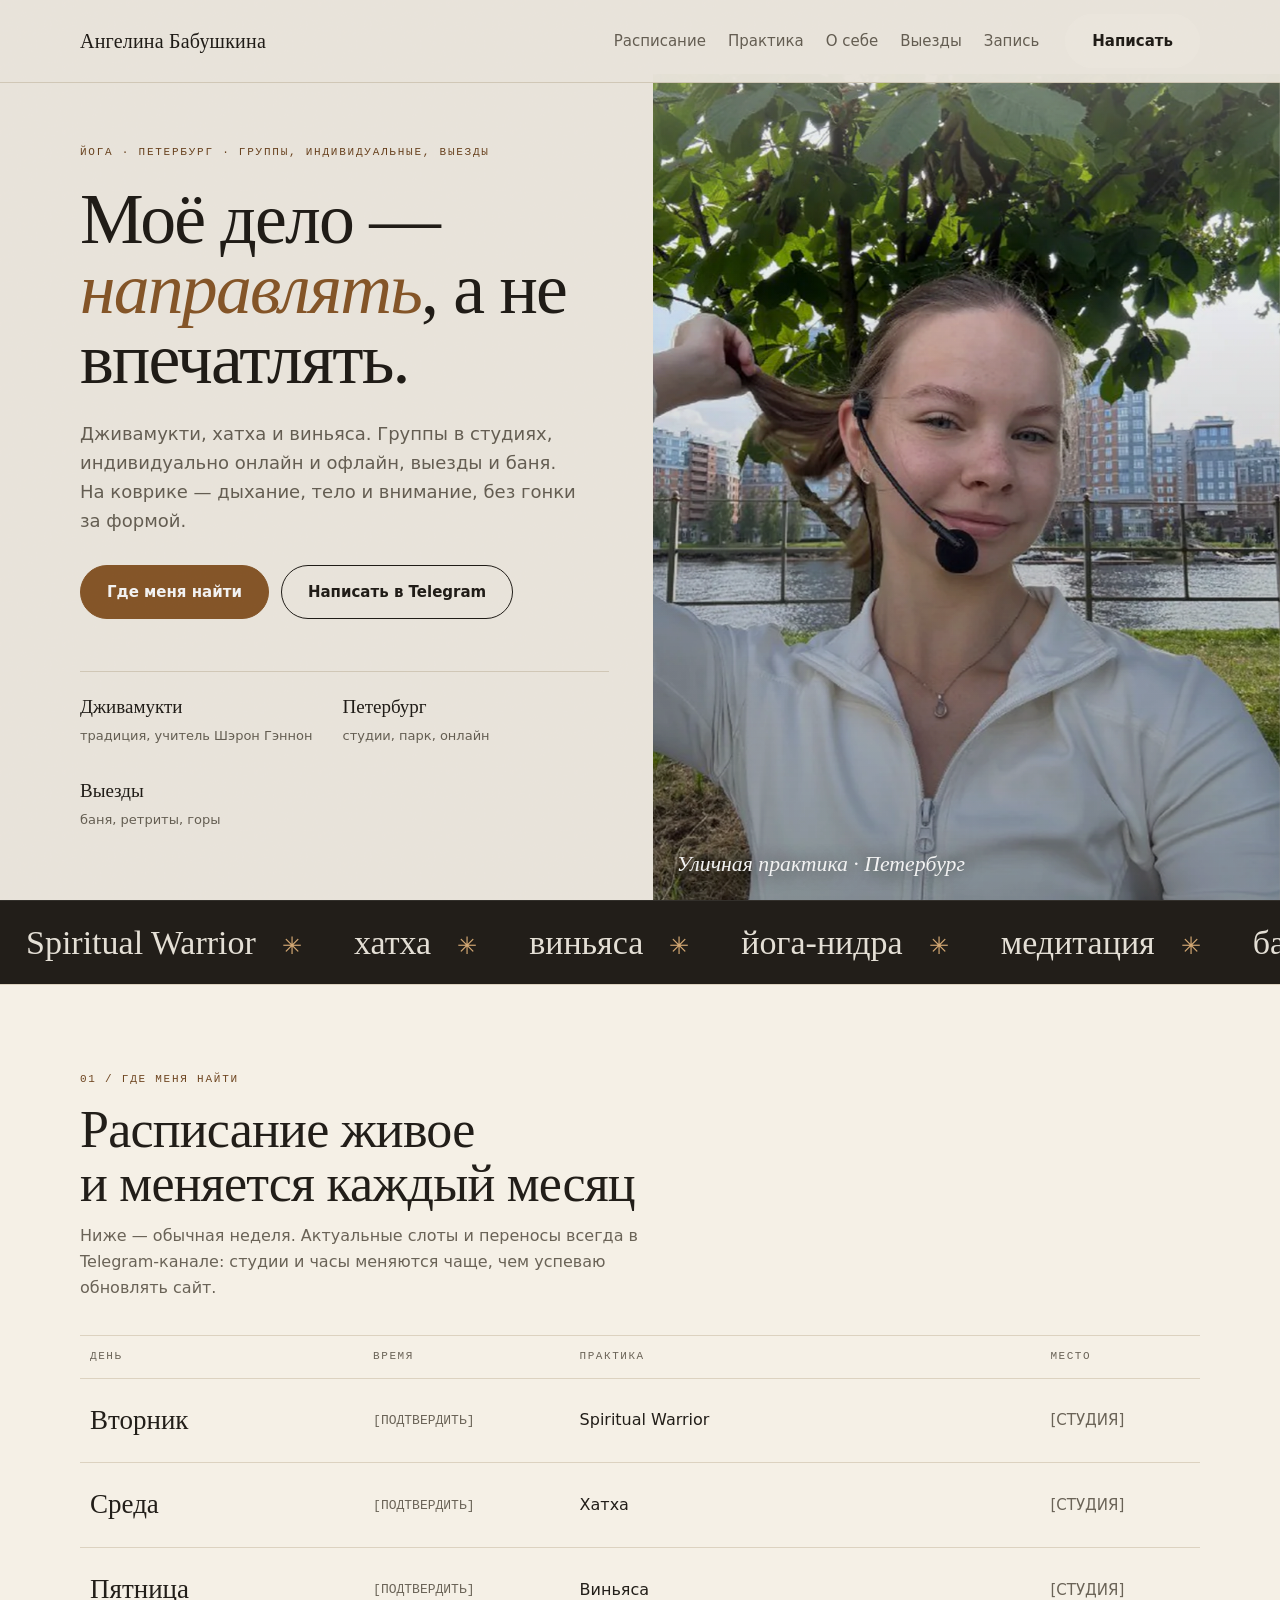
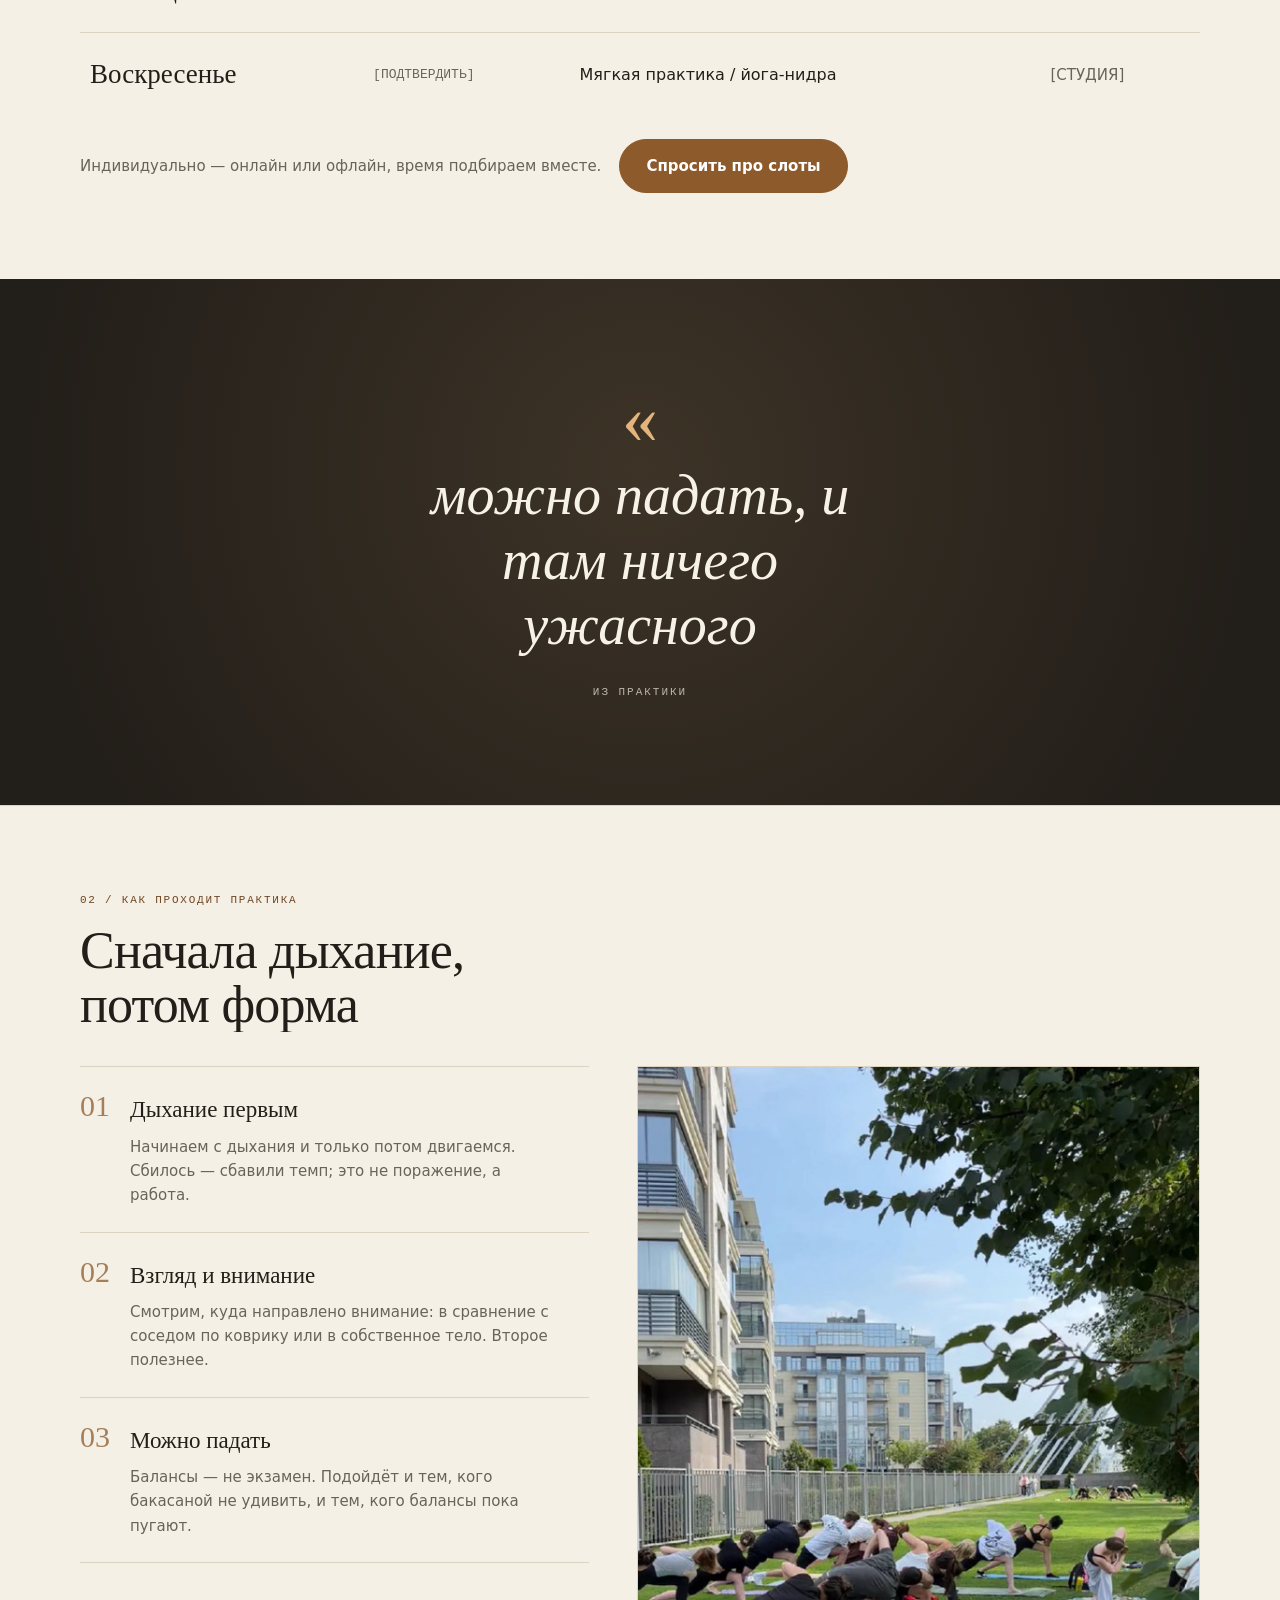
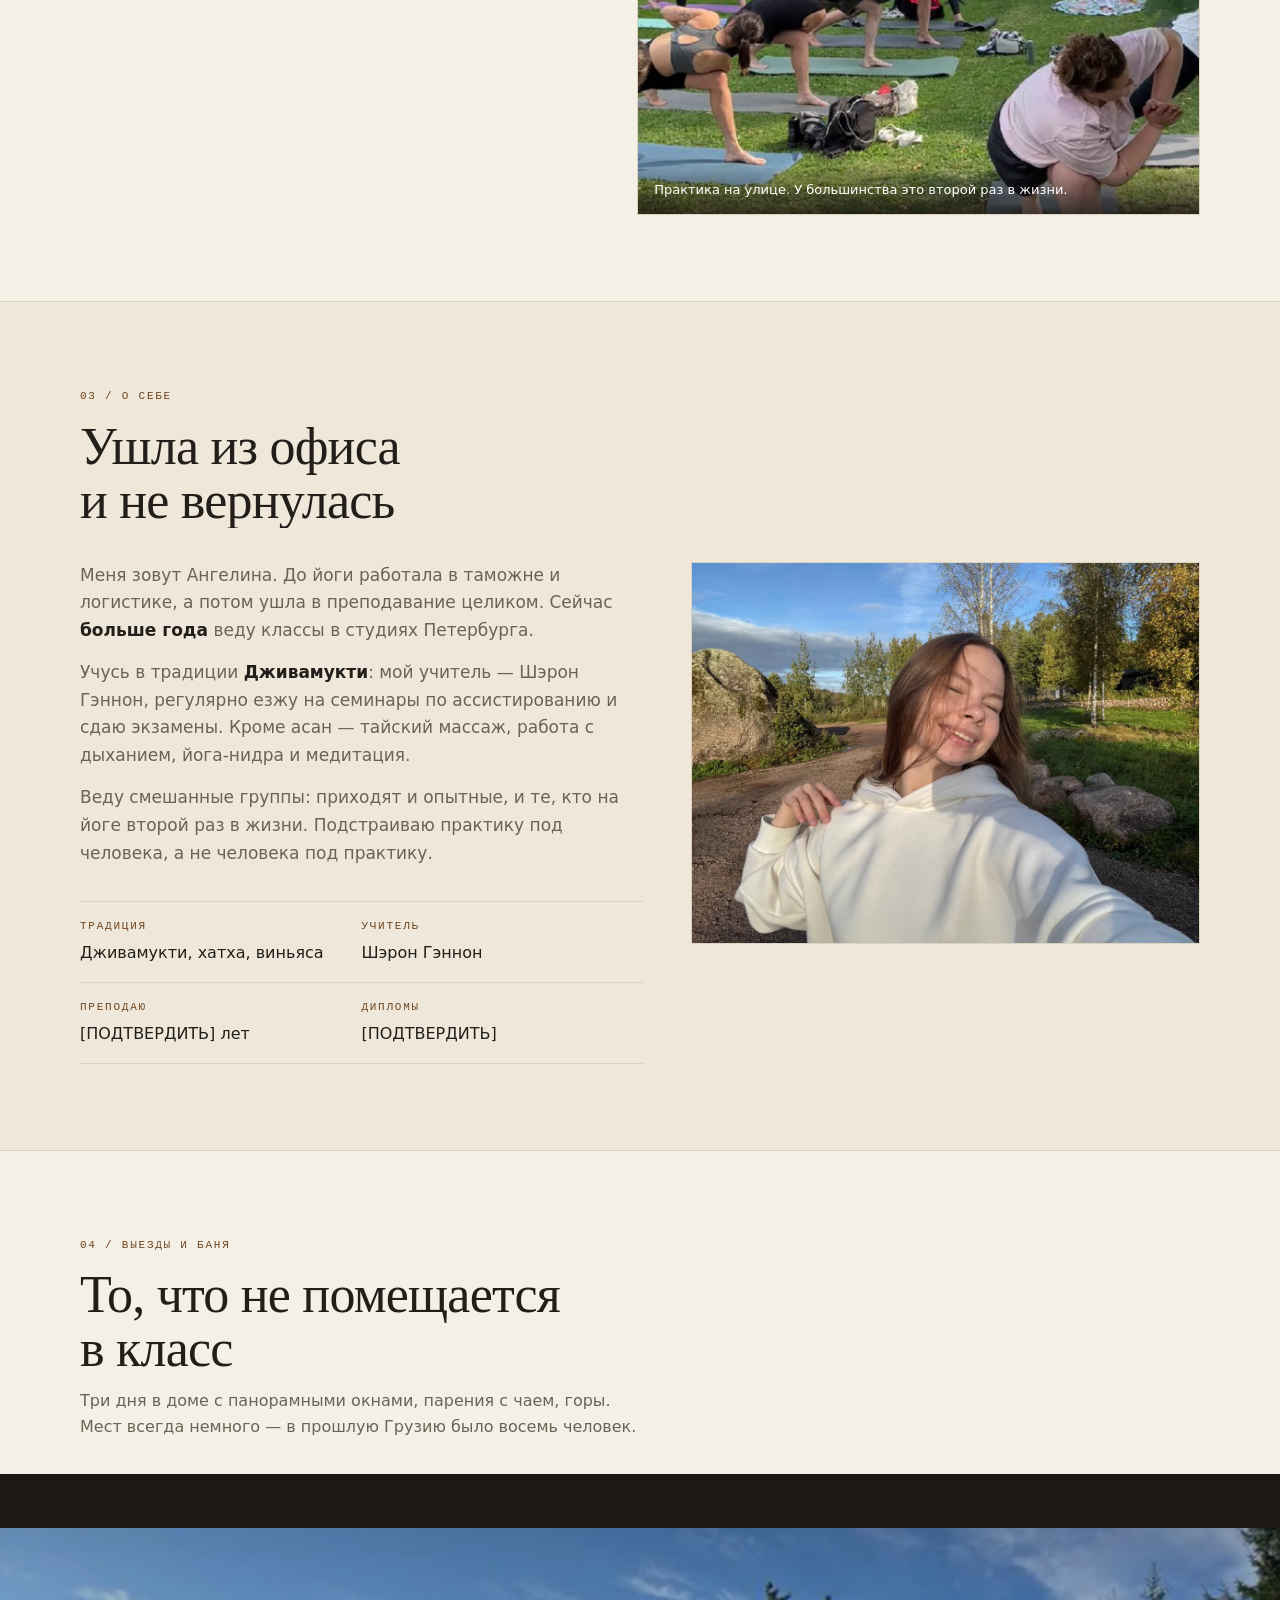
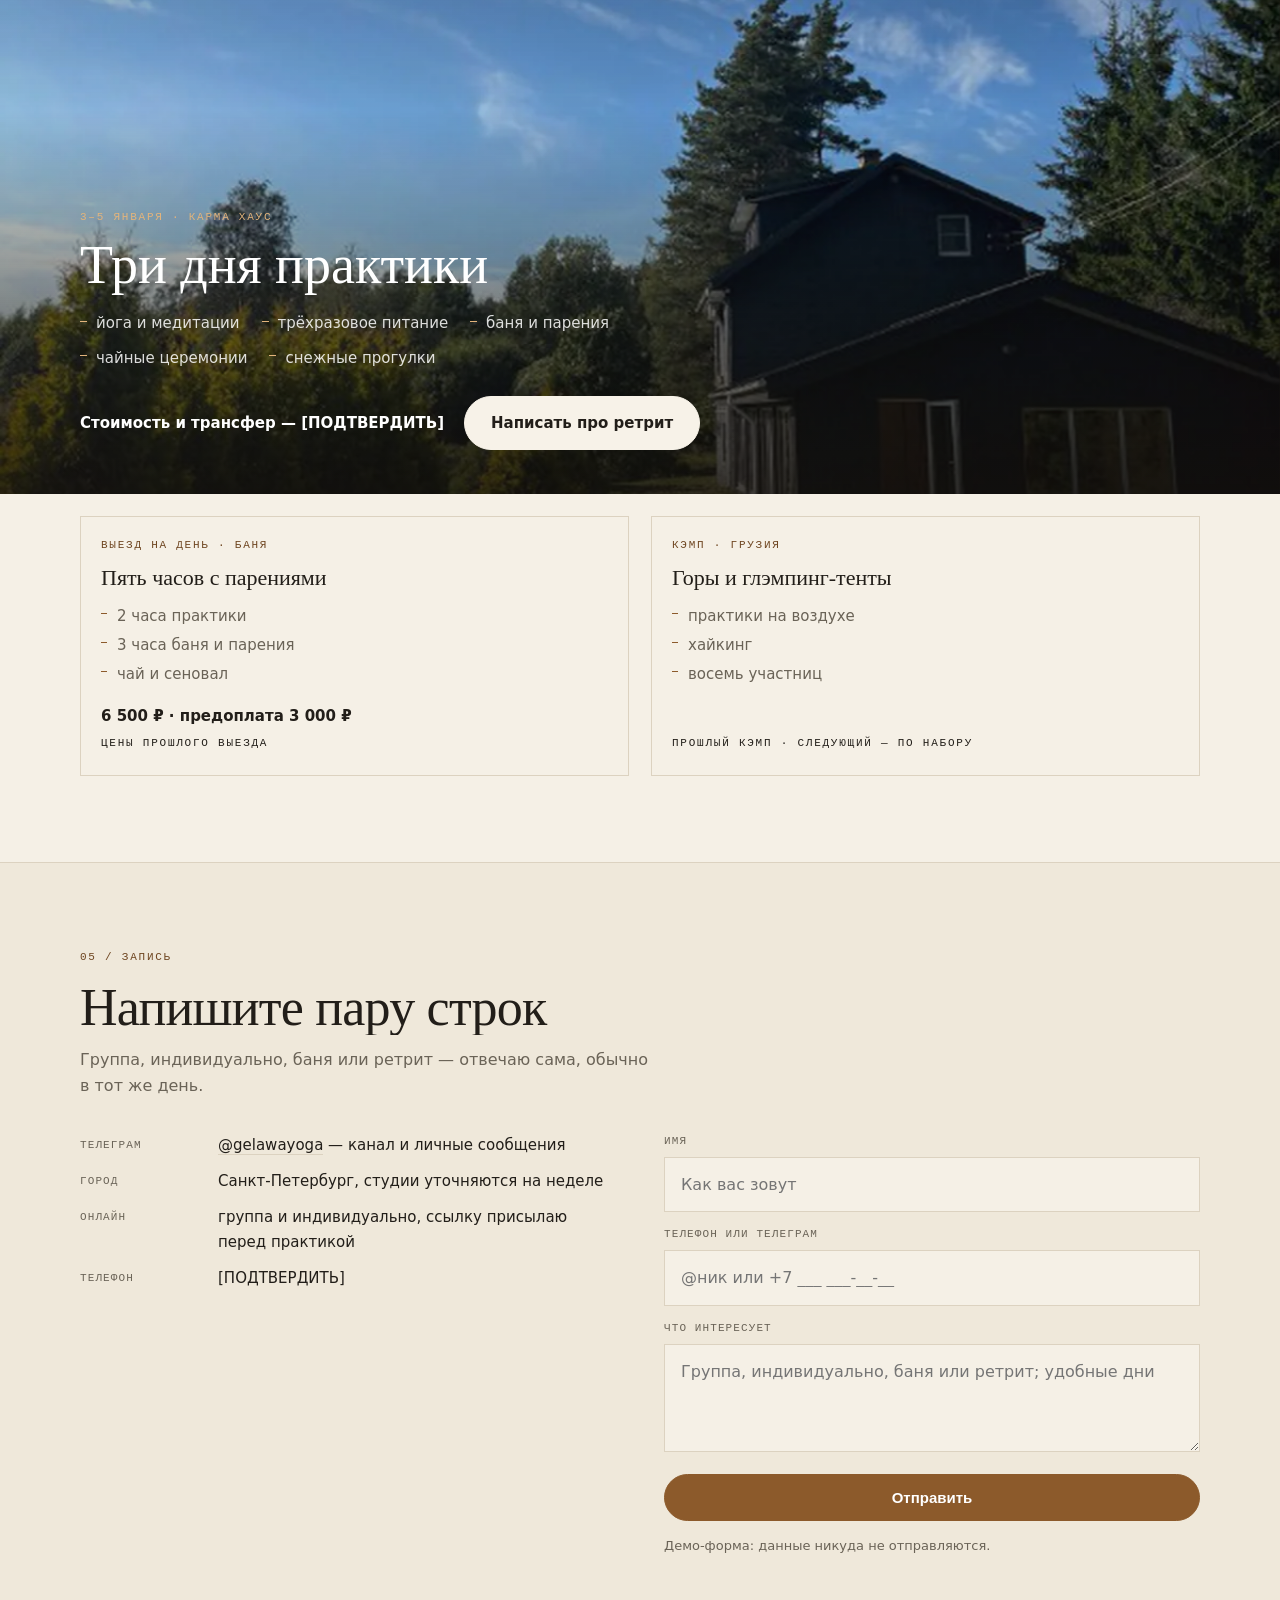
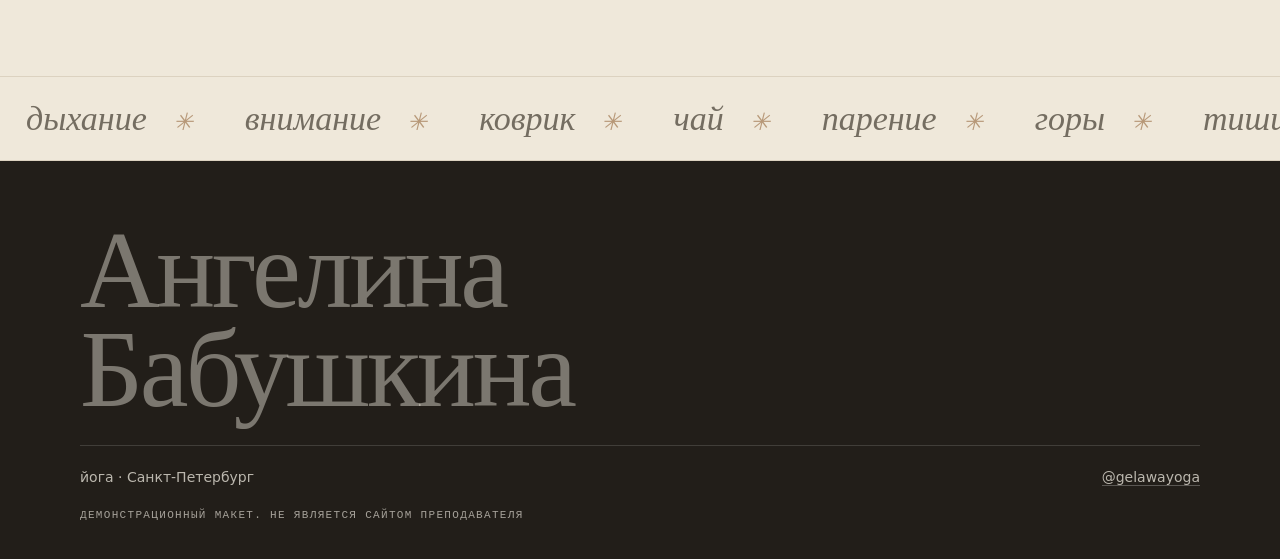
<file: index.html>
<!DOCTYPE html>
<html lang="ru">
<head>
<meta charset="utf-8">
<meta name="viewport" content="width=device-width, initial-scale=1">
<title>Ангелина Бабушкина — йога в Петербурге</title>
<meta name="robots" content="noindex,nofollow">
<meta name="description" content="Дживамукти, хатха и виньяса в Петербурге: группы в студиях, индивидуальные занятия онлайн и офлайн, выезды, баня и ретриты. Расписание и запись.">
<link rel="preload" as="image" href="assets/hero.webp" type="image/webp" fetchpriority="high">
<link rel="icon" href="data:image/svg+xml,%3Csvg xmlns='http://www.w3.org/2000/svg' viewBox='0 0 32 32'%3E%3Crect width='32' height='32' fill='%23221E19'/%3E%3Cpath d='M6 22c6-8 14-8 20 0' stroke='%23D69A5E' stroke-width='2' fill='none'/%3E%3C/svg%3E">
<script>document.documentElement.className += ' js';</script>
<style>
:root{
  --paper:#F5F0E6;
  --paper-2:#EFE8DA;
  --ink:#221E19;
  --ink-2:#2E2822;
  --muted:#6A6357;
  --line:#DCD2C0;
  --accent:#8C5A2B;
  --accent-ink:#6E4520;
  --light:#F7F2E8;
  --gold:#E3B47C;
  --serif:"Georgia","Times New Roman",serif;
  --sans:system-ui,-apple-system,"Segoe UI",Roboto,Arial,sans-serif;
  --mono:ui-monospace,Consolas,monospace;
}
*{box-sizing:border-box;margin:0;padding:0}
html{scroll-behavior:smooth;-webkit-text-size-adjust:100%}
body{background:var(--paper);color:var(--ink);font-family:var(--sans);font-size:17px;line-height:1.62;overflow-x:hidden}
a{color:inherit;text-decoration:none}
img{display:block;max-width:100%}
.wrap{width:min(1120px,100% - 44px);margin:0 auto}
.mono{font-family:var(--mono);font-size:11px;letter-spacing:.16em;text-transform:uppercase}

/* зерно */
body::after{content:"";position:fixed;inset:0;pointer-events:none;z-index:60;opacity:.05;background-image:url("assets/noise.png");background-size:64px 64px}

/* шапка */
.head{position:fixed;top:0;left:0;right:0;z-index:50;background:rgba(245,240,230,.97);border-bottom:1px solid var(--line);transition:padding .35s ease;padding:14px 0}
.head-in{display:flex;align-items:center;gap:26px}
.brand{font-family:var(--serif);font-size:20px;color:var(--ink);letter-spacing:.01em}
.nav{display:flex;gap:22px;margin-left:auto}
.nav a{font-size:15px;color:var(--muted);padding:3px 0;border-bottom:1px solid transparent;transition:color .2s ease,border-color .2s ease}
.nav a:hover{color:var(--ink);border-bottom-color:var(--accent)}
.btn{display:inline-flex;align-items:center;justify-content:center;gap:8px;background:var(--accent);color:#fff;padding:14px 26px;border-radius:999px;font-weight:600;font-size:15px;border:1px solid var(--accent);transition:background .2s ease,transform .2s ease,color .2s ease}
.btn:hover{background:var(--accent-ink);border-color:var(--accent-ink);transform:translateY(-1px)}
.btn-light{background:var(--light);border-color:var(--light);color:var(--ink)}
.btn-light:hover{background:#fff;color:var(--ink);border-color:#fff}
.btn-ghost{background:transparent;color:var(--ink);border-color:var(--ink)}
.btn-ghost:hover{background:var(--ink);color:var(--light);border-color:var(--ink)}
.head.solid{padding:10px 0}

/* первый экран */
.hero{position:relative;min-height:100vh;min-height:100svh;display:grid;grid-template-columns:1.02fr .98fr;align-items:stretch;background:var(--paper);padding-top:74px}
.hero-copy{display:flex;flex-direction:column;justify-content:center;padding:56px 44px 56px max(22px,calc((100vw - 1120px)/2))}
.hero-eyebrow{color:var(--accent-ink);margin-bottom:22px}
.hero h1{font-family:var(--serif);font-size:clamp(38px,5.6vw,80px);line-height:.98;letter-spacing:-.025em;font-weight:400;max-width:14ch}
.hero h1 em{font-style:italic;color:var(--accent)}
.hero-lede{margin-top:24px;max-width:44ch;font-size:18px;color:var(--muted)}
.hero-actions{display:flex;gap:12px;flex-wrap:wrap;margin-top:30px}
.hero-facts{display:flex;gap:30px;flex-wrap:wrap;margin-top:52px;padding-top:20px;border-top:1px solid var(--line)}
.hero-facts div{color:var(--muted);font-size:13px}
.hero-facts b{display:block;color:var(--ink);font-family:var(--serif);font-size:19px;font-weight:400;margin-bottom:2px}
.hero-photo{position:relative;overflow:hidden;background:var(--paper-2);min-height:420px}
.hero-photo img{position:absolute;inset:-6% 0;width:100%;height:112%;object-fit:cover;object-position:50% 22%;transform:scale(1.03);animation:heroZoom 16s ease-out forwards;will-change:transform}
@keyframes heroZoom{to{transform:scale(1)}}
.hero-photo::after{content:"";position:absolute;inset:0;background:linear-gradient(180deg,rgba(245,240,230,.35) 0%,rgba(245,240,230,0) 22%,rgba(28,24,19,.35) 100%)}
.hero-quote{position:absolute;left:24px;right:24px;bottom:22px;z-index:2;color:#fff;font-family:var(--serif);font-style:italic;font-size:clamp(17px,1.7vw,22px);line-height:1.3;text-shadow:0 1px 18px rgba(20,16,12,.6)}
.cue{position:absolute;left:max(22px,calc((100vw - 1120px)/2));bottom:18px;z-index:2;color:var(--muted);font-size:11px;letter-spacing:.2em;text-transform:uppercase;display:none}

/* бегущая строка */
.marquee{background:var(--ink);color:var(--paper);overflow:hidden;border-top:1px solid rgba(255,255,255,.08)}
.marquee div{display:flex;gap:0;width:max-content;animation:slide 38s linear infinite}
.marquee span{font-family:var(--serif);font-size:clamp(22px,3vw,34px);padding:14px 26px;white-space:nowrap;opacity:.92}
.marquee span::after{content:"✳";margin-left:26px;color:var(--gold);font-size:.7em;vertical-align:middle}
@keyframes slide{to{transform:translateX(-50%)}}
.marquee-rev{background:var(--paper-2);border-top:1px solid var(--line);border-bottom:1px solid var(--line)}
.marquee-rev span{color:var(--muted);font-style:italic}
.marquee-rev span::after{color:var(--accent);opacity:.6}
.marquee-rev div{animation:slideRev 46s linear infinite}
@keyframes slideRev{from{transform:translateX(-50%)}to{transform:translateX(0)}}

/* секции */
.section{padding:86px 0;border-top:1px solid var(--line)}
.section.alt{background:var(--paper-2)}
.sec-head{margin-bottom:34px}
.kicker{color:var(--accent-ink);margin-bottom:14px}
h2{font-family:var(--serif);font-size:clamp(30px,4.2vw,52px);line-height:1.04;font-weight:400;letter-spacing:-.015em}
.sec-note{margin-top:12px;color:var(--muted);font-size:16px;max-width:56ch}

/* расписание */
.sched{width:100%;border-collapse:collapse}
.sched tr{border-top:1px solid var(--line);transition:background .2s ease}
.sched tr:hover{background:rgba(140,90,43,.05)}
.sched th{font-family:var(--mono);font-size:11px;letter-spacing:.14em;text-transform:uppercase;color:var(--muted);font-weight:400;text-align:left;padding:12px 10px}
.sched td{text-align:left;padding:20px 10px;vertical-align:middle}
.sched td.day{font-family:var(--serif);font-size:clamp(20px,2.2vw,27px)}
.sched td.time{font-family:var(--mono);font-size:13px;color:var(--muted)}
.sched td.place{font-size:15px;color:var(--muted)}
.sched td.type{font-size:16px}
.sched-foot{margin-top:22px;display:flex;gap:18px;flex-wrap:wrap;align-items:center;color:var(--muted);font-size:15px}

/* цитата */
.quote-block{padding:104px 0;background:var(--ink);color:var(--light);text-align:center;border-top:0;position:relative;overflow:hidden}
.quote-block::before{content:"";position:absolute;inset:-20%;background:radial-gradient(circle at 50% 40%,rgba(227,180,124,.14),transparent 62%);pointer-events:none}
.quote-block p{font-family:var(--serif);font-style:italic;font-size:clamp(28px,4.6vw,56px);line-height:1.16;max-width:18ch;margin:0 auto;position:relative}
.quote-block .mark{color:var(--gold);font-family:var(--serif);font-size:clamp(40px,6vw,72px);line-height:1;display:block;margin-bottom:8px;position:relative;transform:scale(.8);opacity:0;transition:transform 1s cubic-bezier(.2,.7,.2,1),opacity 1s ease}
.quote-block.in .mark{transform:none;opacity:1}
.quote-block .w{display:inline-block;opacity:0;transform:translateY(.35em);transition:opacity .7s ease,transform .7s cubic-bezier(.2,.7,.2,1)}
.quote-block.in .w{opacity:1;transform:none}
.quote-block small{display:block;margin-top:26px;font-family:var(--mono);font-size:11px;letter-spacing:.18em;text-transform:uppercase;color:rgba(247,242,232,.7);position:relative}

/* полоса с фото */
.band{position:relative;min-height:620px;display:flex;align-items:flex-end;overflow:hidden;background:var(--ink);color:#fff;margin-left:calc(50% - 50vw);margin-right:calc(50% - 50vw);width:100vw}
.band img{position:absolute;inset:-8% 0;width:100%;height:116%;object-fit:cover;object-position:50% 62%;will-change:transform}
.band::after{content:"";position:absolute;inset:0;background:linear-gradient(180deg,rgba(20,16,12,.35) 0%,rgba(20,16,12,.15) 38%,rgba(20,16,12,.82) 100%)}
.band-in{position:relative;z-index:2;padding:60px 0 44px;width:100%}
.band .when{color:var(--gold)}
.band h3{font-family:var(--serif);font-size:clamp(30px,4.6vw,54px);font-weight:400;line-height:1.04;margin:10px 0 18px;max-width:16ch}
.band ul{list-style:none;display:flex;gap:10px 22px;flex-wrap:wrap;color:rgba(255,255,255,.85);font-size:15px;max-width:70ch}
.band li{position:relative;padding-left:16px}
.band li::before{content:"";position:absolute;left:0;top:.62em;width:7px;height:1px;background:var(--gold)}
.band-foot{display:flex;gap:20px;flex-wrap:wrap;align-items:center;margin-top:26px;font-size:15px;color:rgba(255,255,255,.85)}
.band-foot .price{font-weight:600;color:#fff}

/* практика */
.practice{display:grid;grid-template-columns:.95fr 1.05fr;gap:48px;align-items:start}
.steps{border-top:1px solid var(--line)}
.step{display:grid;grid-template-columns:auto 1fr;gap:20px;padding:24px 0;border-bottom:1px solid var(--line)}
.step .num{font-family:var(--serif);font-size:30px;line-height:1;color:var(--accent);opacity:.75}
.step h3{font-family:var(--serif);font-size:23px;font-weight:400;margin-bottom:6px}
.step p{color:var(--muted);font-size:15px;max-width:44ch}
.shot{position:relative;overflow:hidden;border:1px solid var(--line)}
.shot img{width:100%;height:100%;object-fit:cover;transition:transform 1.2s ease}
.shot:hover img{transform:scale(1.03)}
.shot figcaption{position:absolute;left:0;right:0;bottom:0;padding:14px 16px;color:#fff;font-size:13px;background:linear-gradient(180deg,transparent,rgba(20,16,12,.75))}

/* о себе */
.about{display:grid;grid-template-columns:1.05fr .95fr;gap:48px;align-items:start}
.about p{color:var(--muted);max-width:52ch}
.about p+p{margin-top:15px}
.about strong{color:var(--ink);font-weight:600}
.about-photo{margin:0;border:1px solid var(--line);overflow:hidden}
.about-photo img{width:100%;height:100%;object-fit:cover}
.facts{display:grid;grid-template-columns:1fr 1fr;gap:0;margin-top:34px;border-top:1px solid var(--line)}
.fact{padding:16px 0;border-bottom:1px solid var(--line)}
.fact:nth-child(odd){padding-right:20px}
.fact dt{color:var(--accent-ink);margin-bottom:4px}
.fact dd{font-size:16px}

/* выезды */
.trips-wrap{margin-bottom:22px}
.trips{display:grid;grid-template-columns:1fr 1fr;gap:22px}
.trip{background:var(--paper);border:1px solid var(--line);display:flex;flex-direction:column;overflow:hidden;transition:transform .35s ease,box-shadow .35s ease}
.trip.featured{grid-column:1 / -1;display:grid;grid-template-columns:1.05fr .95fr}
.trip:hover{transform:translateY(-4px);box-shadow:0 24px 50px -34px rgba(34,30,25,.55)}
.trip-photo{aspect-ratio:4/3;overflow:hidden;border-bottom:1px solid var(--line);background:var(--paper-2)}
.trip.featured .trip-photo{aspect-ratio:auto;border-bottom:0;border-right:1px solid var(--line);min-height:320px}
.trip-photo img{width:100%;height:100%;object-fit:cover;transition:transform 1.4s ease}
.trip:hover .trip-photo img{transform:scale(1.04)}
.trip-body{padding:20px 20px 22px;display:flex;flex-direction:column;flex:1}
.trip .when{color:var(--accent-ink);margin-bottom:10px}
.trip h3{font-family:var(--serif);font-size:22px;font-weight:400;margin-bottom:12px;line-height:1.2}
.trip ul{list-style:none;color:var(--muted);font-size:15px}
.trip li{padding-left:16px;position:relative}
.trip li+li{margin-top:5px}
.trip li::before{content:"";position:absolute;left:0;top:.62em;width:6px;height:1px;background:var(--accent)}
.trip .trip-foot{margin-top:auto;padding-top:18px;font-size:15px}
.trip .price{font-weight:600}

/* запись */
.booking{display:grid;grid-template-columns:1fr 1fr;gap:48px;align-items:start}
.dl{display:grid;grid-template-columns:120px 1fr;gap:12px 18px;font-size:15px}
.dl dt{color:var(--muted);font-family:var(--mono);font-size:11px;letter-spacing:.1em;text-transform:uppercase;padding-top:4px}
.dl a{border-bottom:1px solid var(--line)}
.dl a:hover{border-bottom-color:var(--accent)}
.form{display:grid;gap:14px}
.field label{display:block;font-family:var(--mono);font-size:11px;letter-spacing:.1em;text-transform:uppercase;color:var(--muted);margin-bottom:6px}
.field input,.field textarea{width:100%;padding:14px 16px;border:1px solid var(--line);background:var(--paper);font:inherit;font-size:16px;color:var(--ink);transition:border-color .2s ease}
.field input:focus,.field textarea:focus{outline:2px solid var(--accent);outline-offset:1px;border-color:var(--accent)}
.form-note{color:var(--muted);font-size:13px}
.status{font-size:14px;color:var(--accent-ink);min-height:20px}

/* подвал */
.foot{padding:60px 0 34px;background:var(--ink);color:rgba(247,242,232,.72);border-top:0}
.foot-mark{font-family:var(--serif);font-size:clamp(38px,9vw,110px);line-height:.9;color:rgba(247,242,232,.42);letter-spacing:-.03em;margin-bottom:26px}
.foot-in{display:flex;justify-content:space-between;gap:18px;flex-wrap:wrap;font-size:14px;padding-top:20px;border-top:1px solid rgba(255,255,255,.14)}
.foot a{border-bottom:1px solid rgba(255,255,255,.25)}
.foot a:hover{color:#fff}
.demo{margin-top:18px;font-family:var(--mono);font-size:11px;letter-spacing:.12em;text-transform:uppercase;color:rgba(247,242,232,.62)}

/* появление */
.js .reveal{opacity:0;transform:translateY(26px)}
.js .reveal.in{opacity:1;transform:none;transition:opacity .9s cubic-bezier(.2,.7,.2,1),transform .9s cubic-bezier(.2,.7,.2,1)}
.h-mask{overflow:hidden}
.h-mask > span{display:block;transform:translateY(112%)}
.js .reveal.in .h-mask > span{transform:none;transition:transform 1.05s cubic-bezier(.16,.84,.24,1)}
.js .btn{transition:transform .25s cubic-bezier(.2,.7,.2,1),background .2s ease,color .2s ease,border-color .2s ease}
.reveal.d1{transition-delay:.08s}
.reveal.d2{transition-delay:.16s}
.reveal.d3{transition-delay:.24s}

@media (prefers-reduced-motion:reduce){
  .reveal,.js .reveal{opacity:1;transform:none}
  .hero-photo img{animation:none;transform:none}
  .marquee div{animation:none}
}

@media (max-width:1000px){
  .practice,.about,.booking{grid-template-columns:1fr}
  .hero{grid-template-columns:1fr;min-height:0;padding-top:64px}
  .hero-copy{padding:32px 22px 28px}
  .hero h1{max-width:20ch}
  .hero-facts{margin-top:28px}
  .hero-photo{min-height:74vh;order:-1}
  .hero-photo img{object-position:50% 20%}
  .trip.featured{grid-template-columns:1fr}
  .trip.featured .trip-photo{min-height:0;aspect-ratio:4/3;border-right:0;border-bottom:1px solid var(--line)}
  .nav{display:none}
}
@media (max-width:680px){
  body{font-size:16px}
  .trips{grid-template-columns:1fr}
  .section{padding:56px 0}
  .hero-in{padding:104px 0 36px}
  .hero-lede{font-size:16px}
  .btn{width:100%}
  .hero-actions{flex-direction:column}
  .hero-facts{gap:20px;margin-top:34px}
  .sched td:nth-child(4),.sched th:nth-child(4){display:none}
  .sched td{padding:14px 6px}
  .facts{grid-template-columns:1fr}
  .fact:nth-child(odd){padding-right:0}
  .dl{grid-template-columns:1fr}
  .quote-block{padding:64px 0}
}
</style>
</head>
<body>

<header class="head" id="head">
  <div class="wrap head-in">
    <a class="brand" href="#top">Ангелина Бабушкина</a>
    <nav class="nav" aria-label="Разделы">
      <a href="#schedule">Расписание</a>
      <a href="#practice">Практика</a>
      <a href="#about">О себе</a>
      <a href="#trips">Выезды</a>
      <a href="#booking">Запись</a>
    </nav>
    <a class="btn btn-light" href="#booking">Написать</a>
  </div>
</header>

<main id="top">

  <section class="hero">
    <div class="hero-copy">
      <p class="hero-eyebrow mono">Йога · Петербург · группы, индивидуальные, выезды</p>
      <h1>Моё дело — <em>направлять</em>, а не впечатлять.</h1>
      <p class="hero-lede">Дживамукти, хатха и виньяса. Группы в студиях, индивидуально онлайн и офлайн, выезды и баня. На коврике — дыхание, тело и внимание, без гонки за формой.</p>
      <div class="hero-actions">
        <a class="btn" href="#schedule">Где меня найти</a>
        <a class="btn btn-ghost" href="https://t.me/gelawayoga" rel="noopener">Написать в Telegram</a>
      </div>
      <div class="hero-facts">
        <div><b>Дживамукти</b>традиция, учитель Шэрон Гэннон</div>
        <div><b>Петербург</b>студии, парк, онлайн</div>
        <div><b>Выезды</b>баня, ретриты, горы</div>
      </div>
    </div>
    <figure class="hero-photo">
      <img src="assets/hero.webp" width="900" height="1200" alt="Ангелина на улице с микрофоном — ведёт практику" fetchpriority="high">
      <figcaption class="hero-quote">Уличная практика · Петербург</figcaption>
    </figure>
  </section>

  <div class="marquee" aria-hidden="true">
    <div>
      <span>Spiritual Warrior</span><span>хатха</span><span>виньяса</span><span>йога-нидра</span><span>медитация</span><span>баня</span><span>ретриты</span><span>уличные практики</span>
      <span>Spiritual Warrior</span><span>хатха</span><span>виньяса</span><span>йога-нидра</span><span>медитация</span><span>баня</span><span>ретриты</span><span>уличные практики</span>
    </div>
  </div>

  <section class="section" id="schedule">
    <div class="wrap">
      <div class="sec-head reveal">
        <p class="kicker mono">01 / где меня найти</p>
        <h2>Расписание живое<br>и меняется каждый месяц</h2>
        <p class="sec-note">Ниже — обычная неделя. Актуальные слоты и переносы всегда в Telegram-канале: студии и часы меняются чаще, чем успеваю обновлять сайт.</p>
      </div>
      <table class="sched">
        <thead>
          <tr><th>День</th><th>Время</th><th>Практика</th><th>Место</th></tr>
        </thead>
        <tbody>
          <tr class="reveal"><td class="day">Вторник</td><td class="time">[ПОДТВЕРДИТЬ]</td><td class="type">Spiritual Warrior</td><td class="place">[СТУДИЯ]</td></tr>
          <tr class="reveal"><td class="day">Среда</td><td class="time">[ПОДТВЕРДИТЬ]</td><td class="type">Хатха</td><td class="place">[СТУДИЯ]</td></tr>
          <tr class="reveal"><td class="day">Пятница</td><td class="time">[ПОДТВЕРДИТЬ]</td><td class="type">Виньяса</td><td class="place">[СТУДИЯ]</td></tr>
          <tr class="reveal"><td class="day">Воскресенье</td><td class="time">[ПОДТВЕРДИТЬ]</td><td class="type">Мягкая практика / йога-нидра</td><td class="place">[СТУДИЯ]</td></tr>
        </tbody>
      </table>
      <p class="sched-foot reveal">
        <span>Индивидуально — онлайн или офлайн, время подбираем вместе.</span>
        <a class="btn" href="https://t.me/gelawayoga" rel="noopener">Спросить про слоты</a>
      </p>
    </div>
  </section>

  <section class="quote-block" id="quote">
    <div class="wrap">
      <span class="mark">«</span>
      <p data-split>можно падать, и там ничего ужасного</p>
      <small>из практики</small>
    </div>
  </section>

  <section class="section" id="practice">
    <div class="wrap">
      <div class="sec-head reveal">
        <p class="kicker mono">02 / как проходит практика</p>
        <h2>Сначала дыхание,<br>потом форма</h2>
      </div>
      <div class="practice">
        <div class="steps reveal">
          <div class="step">
            <span class="num">01</span>
            <div><h3>Дыхание первым</h3><p>Начинаем с дыхания и только потом двигаемся. Сбилось — сбавили темп; это не поражение, а работа.</p></div>
          </div>
          <div class="step">
            <span class="num">02</span>
            <div><h3>Взгляд и внимание</h3><p>Смотрим, куда направлено внимание: в сравнение с соседом по коврику или в собственное тело. Второе полезнее.</p></div>
          </div>
          <div class="step">
            <span class="num">03</span>
            <div><h3>Можно падать</h3><p>Балансы — не экзамен. Подойдёт и тем, кого бакасаной не удивить, и тем, кого балансы пока пугают.</p></div>
          </div>
        </div>
        <figure class="shot reveal d1">
          <img src="assets/class.webp" width="1200" height="1597" alt="Групповая практика на траве, лето, много ковриков" loading="lazy" decoding="async">
          <figcaption>Практика на улице. У большинства это второй раз в жизни.</figcaption>
        </figure>
      </div>
    </div>
  </section>

  <section class="section alt" id="about">
    <div class="wrap">
      <div class="sec-head reveal">
        <p class="kicker mono">03 / о себе</p>
        <h2>Ушла из офиса<br>и не вернулась</h2>
      </div>
      <div class="about">
        <div class="reveal">
          <p>Меня зовут Ангелина. До йоги работала в таможне и логистике, а потом ушла в преподавание целиком. Сейчас <strong>больше года</strong> веду классы в студиях Петербурга.</p>
          <p>Учусь в традиции <strong>Дживамукти</strong>: мой учитель — Шэрон Гэннон, регулярно езжу на семинары по ассистированию и сдаю экзамены. Кроме асан — тайский массаж, работа с дыханием, йога-нидра и медитация.</p>
          <p>Веду смешанные группы: приходят и опытные, и те, кто на йоге второй раз в жизни. Подстраиваю практику под человека, а не человека под практику.</p>
          <dl class="facts">
            <div class="fact"><dt class="mono">Традиция</dt><dd>Дживамукти, хатха, виньяса</dd></div>
            <div class="fact"><dt class="mono">Учитель</dt><dd>Шэрон Гэннон</dd></div>
            <div class="fact"><dt class="mono">Преподаю</dt><dd>[ПОДТВЕРДИТЬ] лет</dd></div>
            <div class="fact"><dt class="mono">Дипломы</dt><dd>[ПОДТВЕРДИТЬ]</dd></div>
          </dl>
        </div>
        <figure class="about-photo reveal d1">
          <img src="assets/portrait2.webp" width="1100" height="825" alt="Ангелина на улице в белой толстовке" loading="lazy" decoding="async">
        </figure>
      </div>
    </div>
  </section>

  <section class="section" id="trips">
    <div class="wrap">
      <div class="sec-head reveal">
        <p class="kicker mono">04 / выезды и баня</p>
        <h2>То, что не помещается<br>в класс</h2>
        <p class="sec-note">Три дня в доме с панорамными окнами, парения с чаем, горы. Мест всегда немного — в прошлую Грузию было восемь человек.</p>
      </div>
      <div class="trips-wrap">
        <div class="band reveal">
          <img src="assets/house.webp" width="1200" height="1600" alt="Тёмный дом с панорамными окнами в лесу" loading="lazy" decoding="async" data-parallax="0.12">
          <div class="band-in">
            <div class="wrap">
              <p class="when mono">3–5 января · Карма Хаус</p>
              <h3>Три дня практики</h3>
              <ul>
                <li>йога и медитации</li>
                <li>трёхразовое питание</li>
                <li>баня и парения</li>
                <li>чайные церемонии</li>
                <li>снежные прогулки</li>
              </ul>
              <p class="band-foot">
                <span class="price">Стоимость и трансфер — [ПОДТВЕРДИТЬ]</span>
                <a class="btn btn-light" href="#booking">Написать про ретрит</a>
              </p>
            </div>
          </div>
        </div>
      </div>

      <div class="trips">
        <article class="trip reveal">
          <div class="trip-body">
            <p class="when mono">Выезд на день · баня</p>
            <h3>Пять часов с парениями</h3>
            <ul><li>2 часа практики</li><li>3 часа баня и парения</li><li>чай и сеновал</li></ul>
            <p class="trip-foot"><span class="price">6 500 ₽ · предоплата 3 000 ₽</span><br><span class="mono">цены прошлого выезда</span></p>
          </div>
        </article>
        <article class="trip reveal d1">
          <div class="trip-body">
            <p class="when mono">Кэмп · Грузия</p>
            <h3>Горы и глэмпинг-тенты</h3>
            <ul><li>практики на воздухе</li><li>хайкинг</li><li>восемь участниц</li></ul>
            <p class="trip-foot"><span class="mono">прошлый кэмп · следующий — по набору</span></p>
          </div>
        </article>
      </div>
    </div>
  </section>

  <section class="section alt" id="booking">
    <div class="wrap">
      <div class="sec-head reveal">
        <p class="kicker mono">05 / запись</p>
        <h2>Напишите пару строк</h2>
        <p class="sec-note">Группа, индивидуально, баня или ретрит — отвечаю сама, обычно в тот же день.</p>
      </div>
      <div class="booking">
        <dl class="dl reveal">
          <dt>Телеграм</dt><dd><a href="https://t.me/gelawayoga" rel="noopener">@gelawayoga</a> — канал и личные сообщения</dd>
          <dt>Город</dt><dd>Санкт-Петербург, студии уточняются на неделе</dd>
          <dt>Онлайн</dt><dd>группа и индивидуально, ссылку присылаю перед практикой</dd>
          <dt>Телефон</dt><dd>[ПОДТВЕРДИТЬ]</dd>
        </dl>
        <form class="form reveal d1" id="bookingForm" novalidate>
          <div class="field"><label for="f-name">Имя</label><input id="f-name" name="name" type="text" autocomplete="name" placeholder="Как вас зовут"></div>
          <div class="field"><label for="f-contact">Телефон или телеграм</label><input id="f-contact" name="contact" type="text" autocomplete="tel" placeholder="@ник или +7 ___ ___-__-__"></div>
          <div class="field"><label for="f-what">Что интересует</label><textarea id="f-what" name="what" rows="3" placeholder="Группа, индивидуально, баня или ретрит; удобные дни"></textarea></div>
          <button class="btn" type="submit">Отправить</button>
          <p class="form-note">Демо-форма: данные никуда не отправляются.</p>
          <p class="status" role="status" aria-live="polite"></p>
        </form>
      </div>
    </div>
  </section>
  <div class="marquee marquee-rev" aria-hidden="true">
    <div>
      <span>дыхание</span><span>внимание</span><span>коврик</span><span>чай</span><span>парение</span><span>горы</span><span>тишина</span><span>смех</span>
      <span>дыхание</span><span>внимание</span><span>коврик</span><span>чай</span><span>парение</span><span>горы</span><span>тишина</span><span>смех</span>
    </div>
  </div>
</main>

<footer class="foot">
  <div class="wrap">
    <p class="foot-mark">Ангелина<br>Бабушкина</p>
    <div class="foot-in">
      <span>йога · Санкт-Петербург</span>
      <span><a href="https://t.me/gelawayoga" rel="noopener">@gelawayoga</a></span>
    </div>
    <p class="demo">Демонстрационный макет. Не является сайтом преподавателя</p>
  </div>
</footer>

<script>
(function () {
  var reduce = window.matchMedia && window.matchMedia('(prefers-reduced-motion: reduce)').matches;

  /* шапка */
  var head = document.getElementById('head');
  var onScrollHead = function () {
    head.classList.toggle('solid', window.scrollY > 40);
  };
  onScrollHead();
  window.addEventListener('scroll', onScrollHead, { passive: true });

  /* цитата по словам */
  document.querySelectorAll('[data-split]').forEach(function (el) {
    var words = el.textContent.trim().split(/\s+/);
    el.textContent = '';
    words.forEach(function (w, i) {
      var s = document.createElement('span');
      s.className = 'w';
      s.textContent = w;
      s.style.transitionDelay = (i * 0.055) + 's';
      el.appendChild(s);
      if (i < words.length - 1) el.appendChild(document.createTextNode(' '));
    });
  });

  /* появление */
  var items = document.querySelectorAll('.reveal, .quote-block');
  if ('IntersectionObserver' in window) {
    var io = new IntersectionObserver(function (entries) {
      entries.forEach(function (e) {
        if (e.isIntersecting) { e.target.classList.add('in'); io.unobserve(e.target); }
      });
    }, { rootMargin: '0px 0px -10% 0px', threshold: 0.12 });
    items.forEach(function (el) { io.observe(el); });
  } else {
    items.forEach(function (el) { el.classList.add('in'); });
  }

  /* маска заголовков */
  document.querySelectorAll('.reveal h2').forEach(function (h) {
    h.classList.add('h-mask');
    h.innerHTML = '<span>' + h.innerHTML + '</span>';
  });

  /* магнитные кнопки */
  if (!reduce && window.matchMedia('(hover: hover)').matches) {
    document.querySelectorAll('.btn').forEach(function (b) {
      b.addEventListener('mousemove', function (e) {
        var r = b.getBoundingClientRect();
        var dx = (e.clientX - (r.left + r.width / 2)) / r.width;
        var dy = (e.clientY - (r.top + r.height / 2)) / r.height;
        b.style.transform = 'translate(' + (dx * 6).toFixed(1) + 'px,' + (dy * 4 - 1).toFixed(1) + 'px)';
      });
      b.addEventListener('mouseleave', function () { b.style.transform = ''; });
    });
  }

  /* параллакс фото */
  var px = [].slice.call(document.querySelectorAll('[data-parallax]'));
  if (px.length && !reduce) {
    var ticking = false;
    var apply = function () {
      var vh = window.innerHeight;
      px.forEach(function (el) {
        var r = el.getBoundingClientRect();
        if (r.bottom < -200 || r.top > vh + 200) return;
        var k = parseFloat(el.getAttribute('data-parallax')) || 0.1;
        var shift = (r.top + r.height / 2 - vh / 2) * -k;
        el.style.transform = 'translate3d(0,' + shift.toFixed(1) + 'px,0)';
      });
      ticking = false;
    };
    var request = function () {
      if (!ticking) { ticking = true; window.requestAnimationFrame(apply); }
    };
    apply();
    window.addEventListener('scroll', request, { passive: true });
    window.addEventListener('resize', request);
  }

  /* форма */
  var form = document.getElementById('bookingForm');
  var status = form.querySelector('.status');
  form.addEventListener('submit', function (e) {
    e.preventDefault();
    var name = form.name.value.trim();
    var contact = form.contact.value.trim();
    if (name.length < 2) { status.textContent = 'Напишите имя.'; form.name.focus(); return; }
    if (contact.length < 3) { status.textContent = 'Оставьте телеграм или телефон.'; form.contact.focus(); return; }
    status.textContent = 'Спасибо, ' + name + '. В демо-версии данные не отправляются.';
    form.reset();
  });
})();
</script>
</body>
</html>
</file>
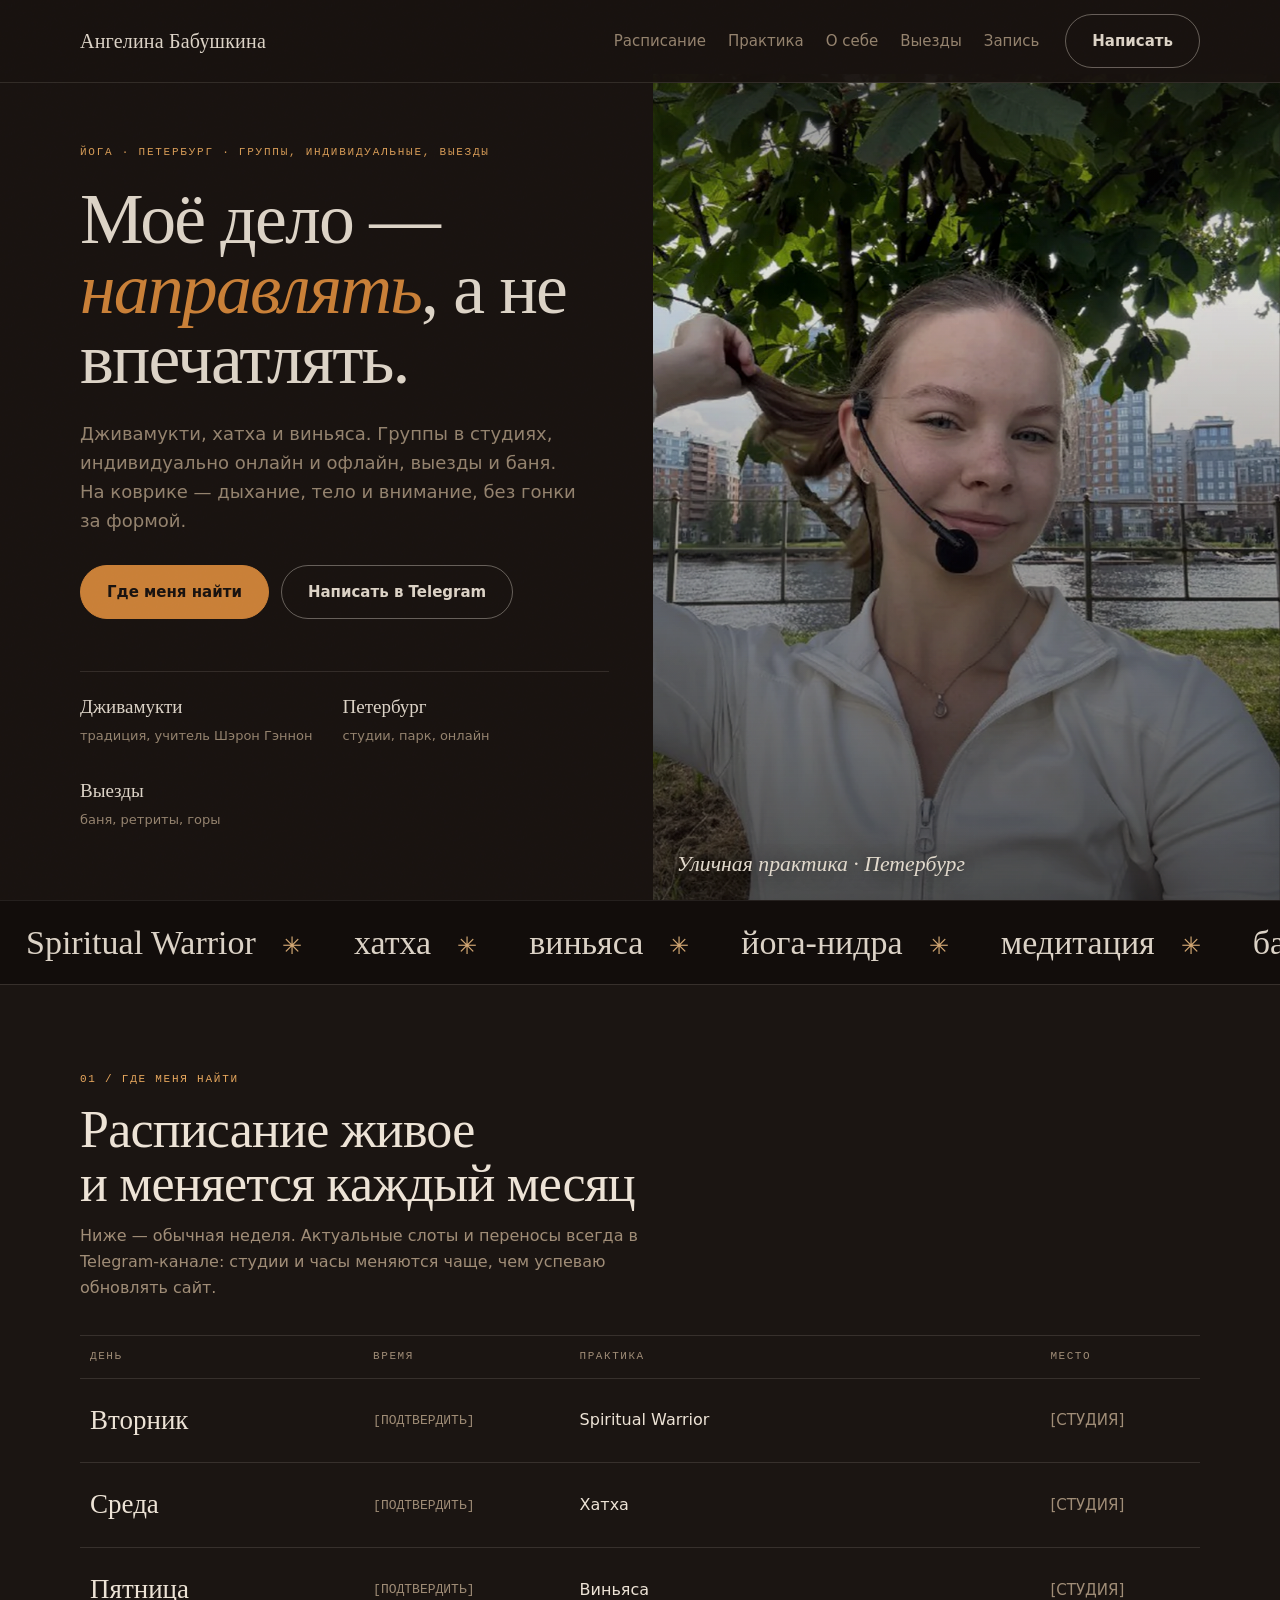
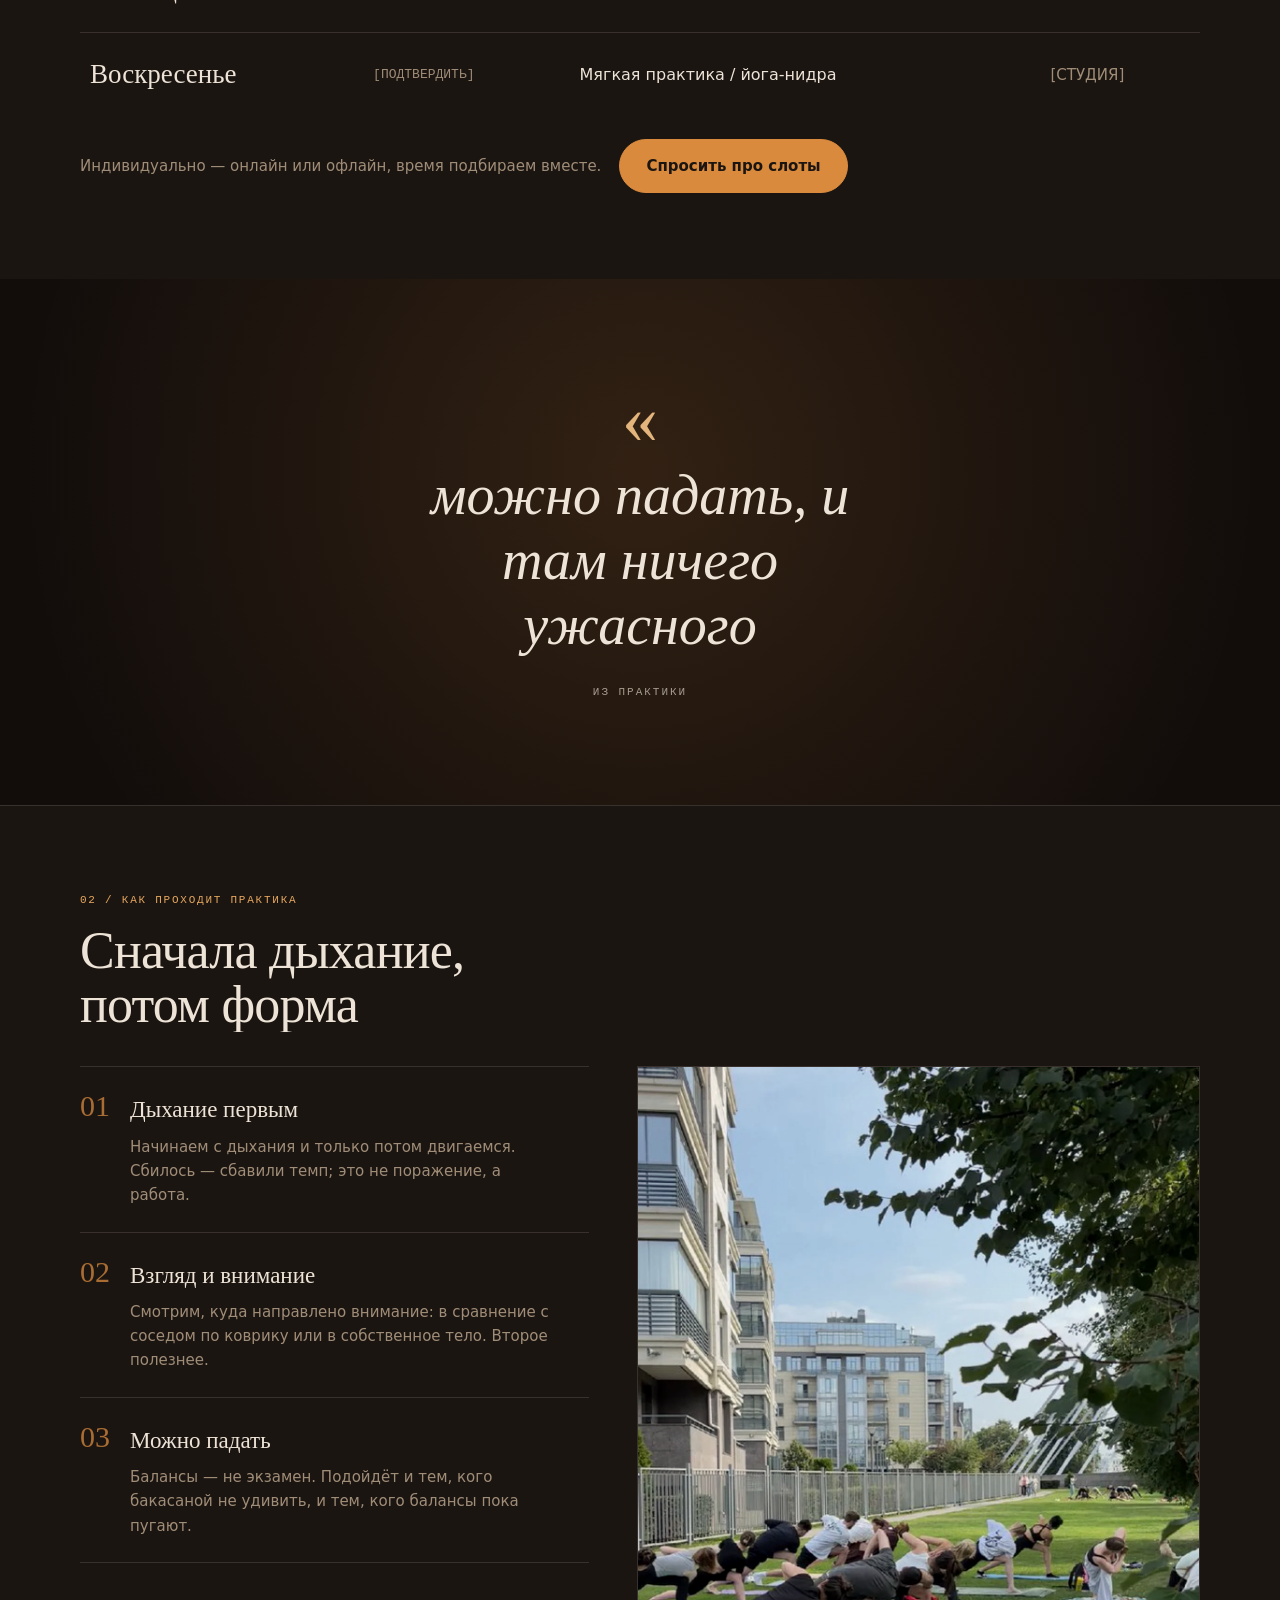
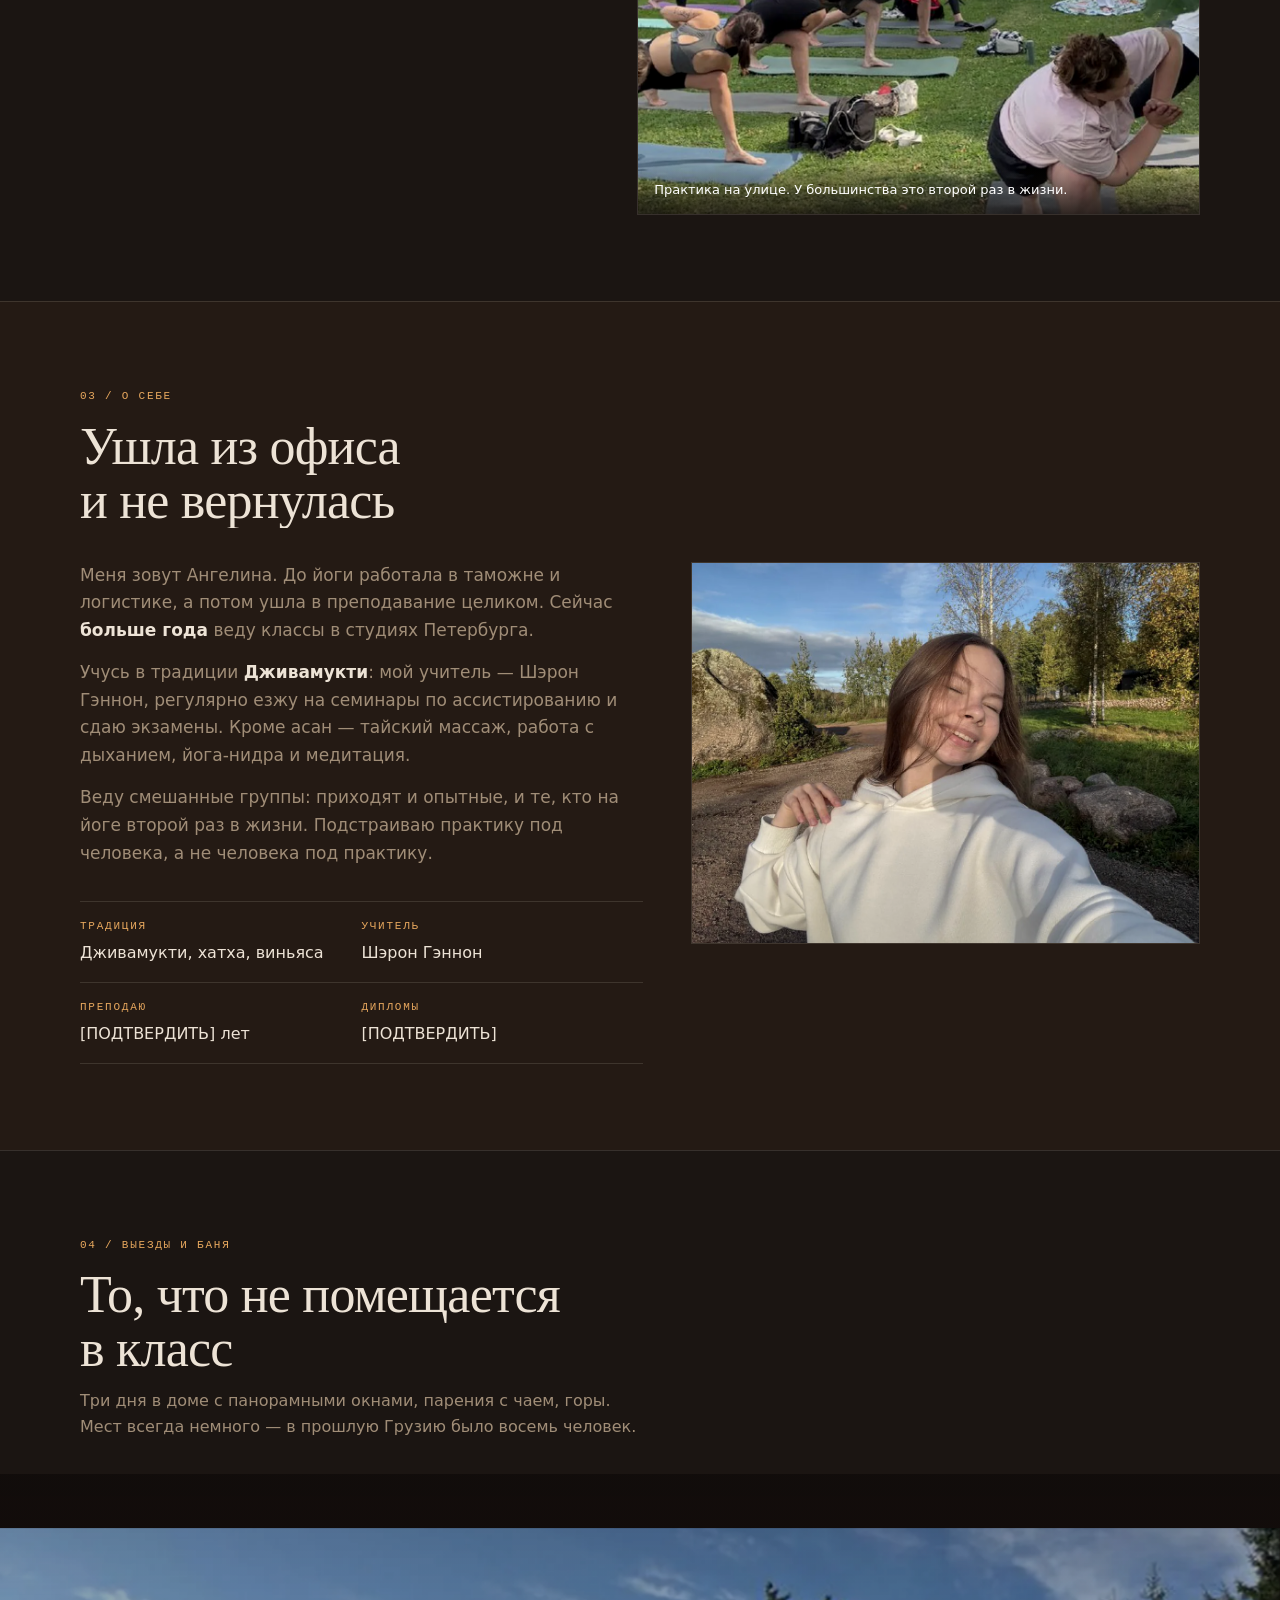
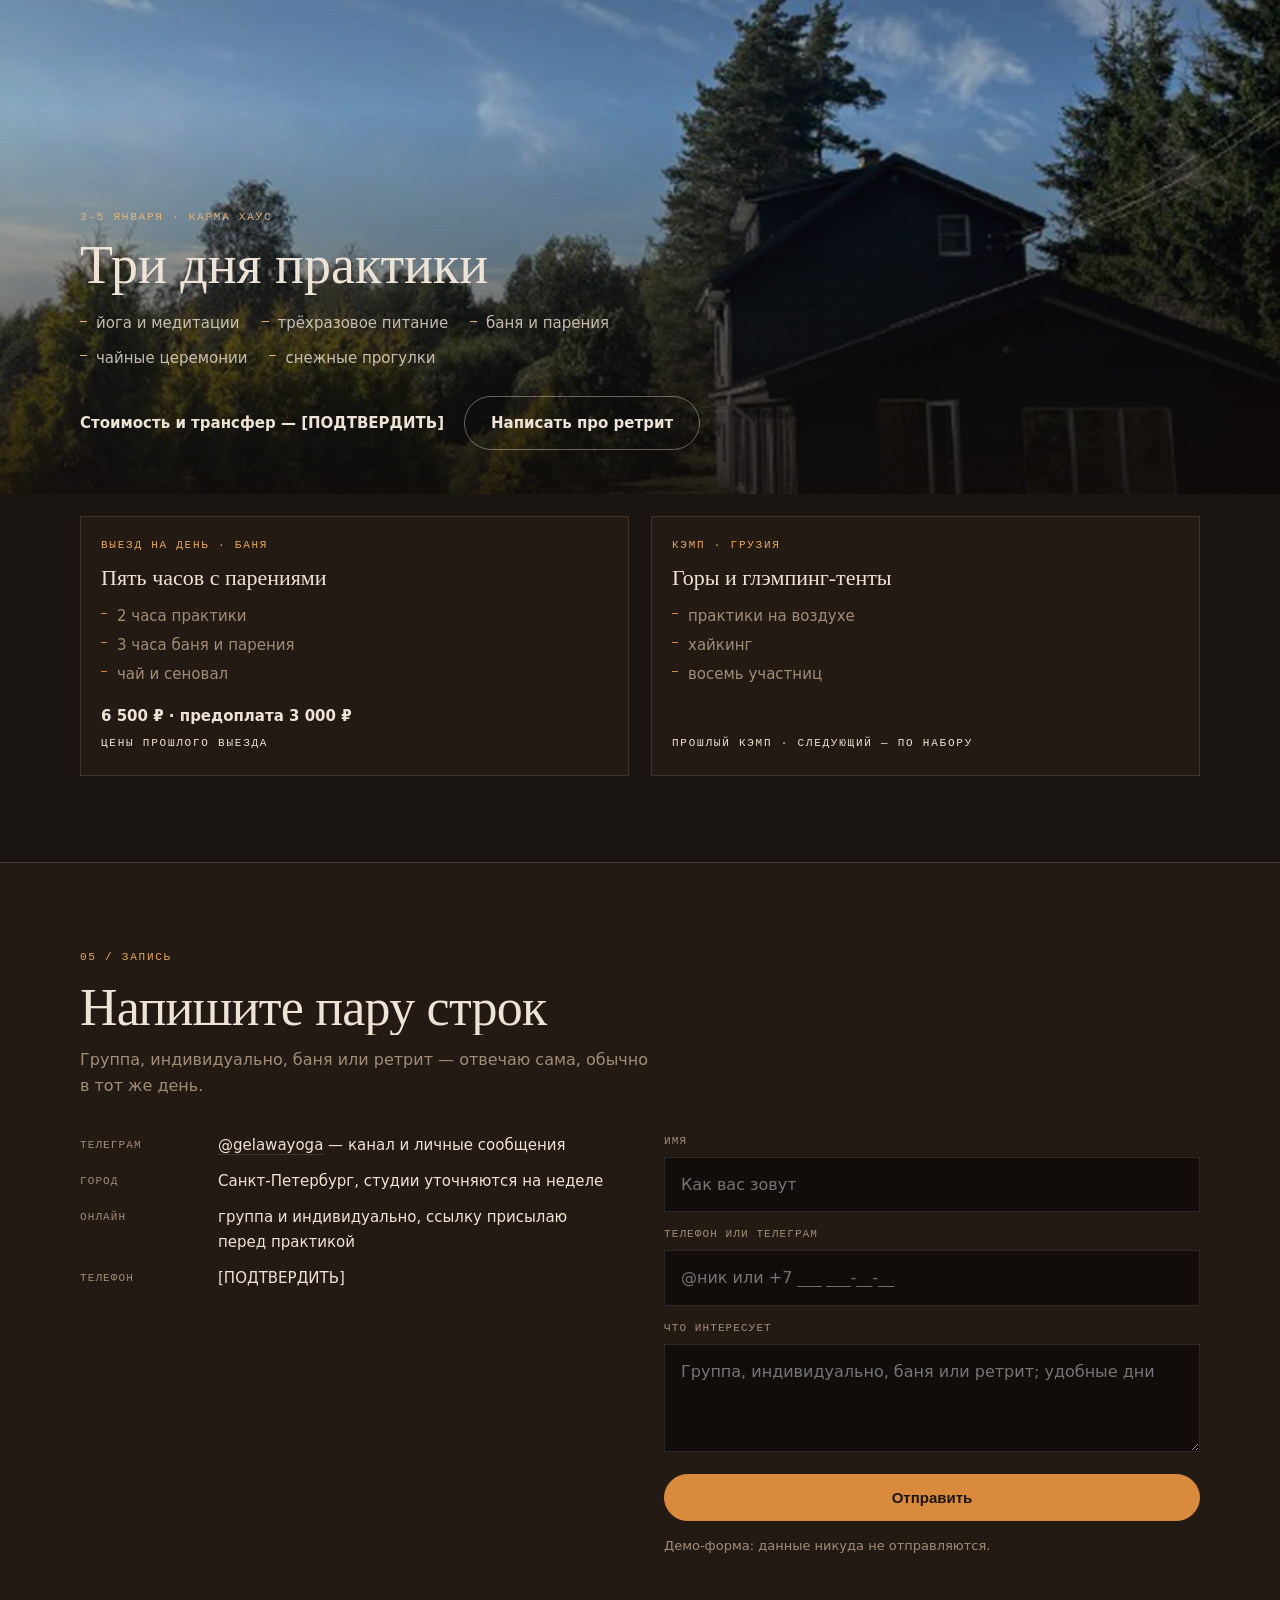
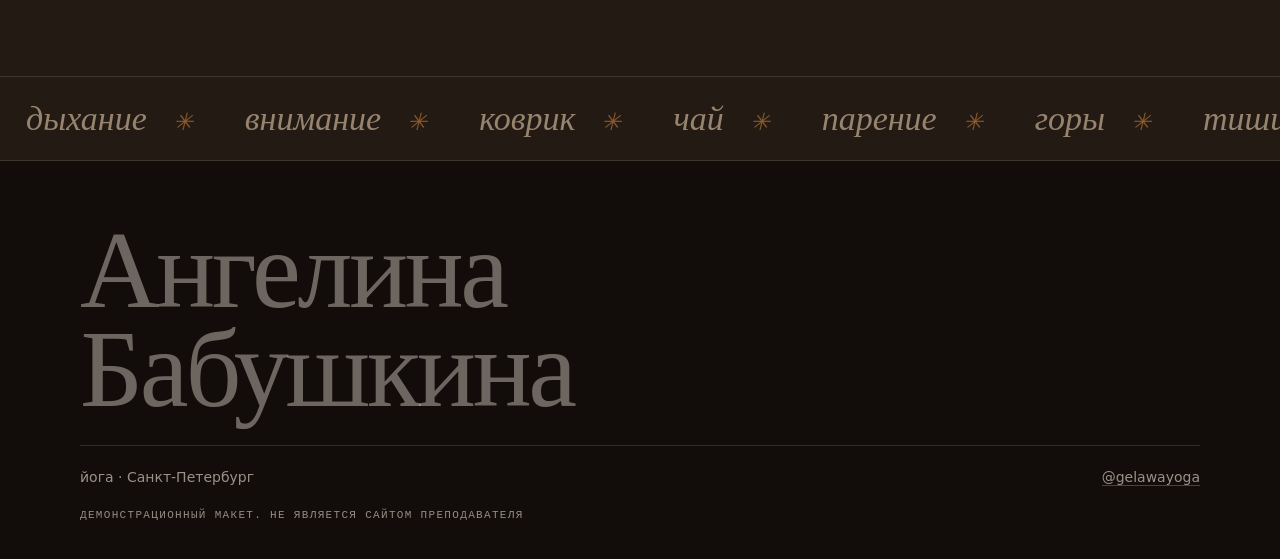
<file: index-candle.html>
<!DOCTYPE html>
<html lang="ru">
<head>
<meta charset="utf-8">
<meta name="viewport" content="width=device-width, initial-scale=1">
<title>Ангелина Бабушкина — йога в Петербурге</title>
<meta name="robots" content="noindex,nofollow">
<meta name="description" content="Дживамукти, хатха и виньяса в Петербурге: группы в студиях, индивидуальные занятия онлайн и офлайн, выезды, баня и ретриты. Расписание и запись.">
<link rel="preload" as="image" href="assets/hero.webp" type="image/webp" fetchpriority="high">
<link rel="icon" href="data:image/svg+xml,%3Csvg xmlns='http://www.w3.org/2000/svg' viewBox='0 0 32 32'%3E%3Crect width='32' height='32' fill='%23221E19'/%3E%3Cpath d='M6 22c6-8 14-8 20 0' stroke='%23D69A5E' stroke-width='2' fill='none'/%3E%3C/svg%3E">
<script>document.documentElement.className += ' js';</script>
<style>
:root{
  --paper:#F5F0E6;
  --paper-2:#EFE8DA;
  --ink:#221E19;
  --ink-2:#2E2822;
  --muted:#6A6357;
  --line:#DCD2C0;
  --accent:#8C5A2B;
  --accent-ink:#6E4520;
  --light:#F7F2E8;
  --gold:#E3B47C;
  --serif:"Georgia","Times New Roman",serif;
  --sans:system-ui,-apple-system,"Segoe UI",Roboto,Arial,sans-serif;
  --mono:ui-monospace,Consolas,monospace;
}
*{box-sizing:border-box;margin:0;padding:0}
html{scroll-behavior:smooth;-webkit-text-size-adjust:100%}
body{background:var(--paper);color:var(--ink);font-family:var(--sans);font-size:17px;line-height:1.62;overflow-x:hidden}
a{color:inherit;text-decoration:none}
img{display:block;max-width:100%}
.wrap{width:min(1120px,100% - 44px);margin:0 auto}
.mono{font-family:var(--mono);font-size:11px;letter-spacing:.16em;text-transform:uppercase}

/* зерно */
body::after{content:"";position:fixed;inset:0;pointer-events:none;z-index:60;opacity:.05;background-image:url("assets/noise.png");background-size:64px 64px}

/* шапка */
.head{position:fixed;top:0;left:0;right:0;z-index:50;background:rgba(245,240,230,.97);border-bottom:1px solid var(--line);transition:padding .35s ease;padding:14px 0}
.head-in{display:flex;align-items:center;gap:26px}
.brand{font-family:var(--serif);font-size:20px;color:var(--ink);letter-spacing:.01em}
.nav{display:flex;gap:22px;margin-left:auto}
.nav a{font-size:15px;color:var(--muted);padding:3px 0;border-bottom:1px solid transparent;transition:color .2s ease,border-color .2s ease}
.nav a:hover{color:var(--ink);border-bottom-color:var(--accent)}
.btn{display:inline-flex;align-items:center;justify-content:center;gap:8px;background:var(--accent);color:#fff;padding:14px 26px;border-radius:999px;font-weight:600;font-size:15px;border:1px solid var(--accent);transition:background .2s ease,transform .2s ease,color .2s ease}
.btn:hover{background:var(--accent-ink);border-color:var(--accent-ink);transform:translateY(-1px)}
.btn-light{background:var(--light);border-color:var(--light);color:var(--ink)}
.btn-light:hover{background:#fff;color:var(--ink);border-color:#fff}
.btn-ghost{background:transparent;color:var(--ink);border-color:var(--ink)}
.btn-ghost:hover{background:var(--ink);color:var(--light);border-color:var(--ink)}
.head.solid{padding:10px 0}

/* первый экран */
.hero{position:relative;min-height:100vh;min-height:100svh;display:grid;grid-template-columns:1.02fr .98fr;align-items:stretch;background:var(--paper);padding-top:74px}
.hero-copy{display:flex;flex-direction:column;justify-content:center;padding:56px 44px 56px max(22px,calc((100vw - 1120px)/2))}
.hero-eyebrow{color:var(--accent-ink);margin-bottom:22px}
.hero h1{font-family:var(--serif);font-size:clamp(38px,5.6vw,80px);line-height:.98;letter-spacing:-.025em;font-weight:400;max-width:14ch}
.hero h1 em{font-style:italic;color:var(--accent)}
.hero-lede{margin-top:24px;max-width:44ch;font-size:18px;color:var(--muted)}
.hero-actions{display:flex;gap:12px;flex-wrap:wrap;margin-top:30px}
.hero-facts{display:flex;gap:30px;flex-wrap:wrap;margin-top:52px;padding-top:20px;border-top:1px solid var(--line)}
.hero-facts div{color:var(--muted);font-size:13px}
.hero-facts b{display:block;color:var(--ink);font-family:var(--serif);font-size:19px;font-weight:400;margin-bottom:2px}
.hero-photo{position:relative;overflow:hidden;background:var(--paper-2);min-height:420px}
.hero-photo img{position:absolute;inset:-6% 0;width:100%;height:112%;object-fit:cover;object-position:50% 22%;transform:scale(1.03);animation:heroZoom 16s ease-out forwards;will-change:transform}
@keyframes heroZoom{to{transform:scale(1)}}
.hero-photo::after{content:"";position:absolute;inset:0;background:linear-gradient(180deg,rgba(245,240,230,.35) 0%,rgba(245,240,230,0) 22%,rgba(28,24,19,.35) 100%)}
.hero-quote{position:absolute;left:24px;right:24px;bottom:22px;z-index:2;color:#fff;font-family:var(--serif);font-style:italic;font-size:clamp(17px,1.7vw,22px);line-height:1.3;text-shadow:0 1px 18px rgba(20,16,12,.6)}
.cue{position:absolute;left:max(22px,calc((100vw - 1120px)/2));bottom:18px;z-index:2;color:var(--muted);font-size:11px;letter-spacing:.2em;text-transform:uppercase;display:none}

/* бегущая строка */
.marquee{background:var(--ink);color:var(--paper);overflow:hidden;border-top:1px solid rgba(255,255,255,.08)}
.marquee div{display:flex;gap:0;width:max-content;animation:slide 38s linear infinite}
.marquee span{font-family:var(--serif);font-size:clamp(22px,3vw,34px);padding:14px 26px;white-space:nowrap;opacity:.92}
.marquee span::after{content:"✳";margin-left:26px;color:var(--gold);font-size:.7em;vertical-align:middle}
@keyframes slide{to{transform:translateX(-50%)}}
.marquee-rev{background:var(--paper-2);border-top:1px solid var(--line);border-bottom:1px solid var(--line)}
.marquee-rev span{color:var(--muted);font-style:italic}
.marquee-rev span::after{color:var(--accent);opacity:.6}
.marquee-rev div{animation:slideRev 46s linear infinite}
@keyframes slideRev{from{transform:translateX(-50%)}to{transform:translateX(0)}}

/* секции */
.section{padding:86px 0;border-top:1px solid var(--line)}
.section.alt{background:var(--paper-2)}
.sec-head{margin-bottom:34px}
.kicker{color:var(--accent-ink);margin-bottom:14px}
h2{font-family:var(--serif);font-size:clamp(30px,4.2vw,52px);line-height:1.04;font-weight:400;letter-spacing:-.015em}
.sec-note{margin-top:12px;color:var(--muted);font-size:16px;max-width:56ch}

/* расписание */
.sched{width:100%;border-collapse:collapse}
.sched tr{border-top:1px solid var(--line);transition:background .2s ease}
.sched tr:hover{background:rgba(140,90,43,.05)}
.sched th{font-family:var(--mono);font-size:11px;letter-spacing:.14em;text-transform:uppercase;color:var(--muted);font-weight:400;text-align:left;padding:12px 10px}
.sched td{text-align:left;padding:20px 10px;vertical-align:middle}
.sched td.day{font-family:var(--serif);font-size:clamp(20px,2.2vw,27px)}
.sched td.time{font-family:var(--mono);font-size:13px;color:var(--muted)}
.sched td.place{font-size:15px;color:var(--muted)}
.sched td.type{font-size:16px}
.sched-foot{margin-top:22px;display:flex;gap:18px;flex-wrap:wrap;align-items:center;color:var(--muted);font-size:15px}

/* цитата */
.quote-block{padding:104px 0;background:var(--ink);color:var(--light);text-align:center;border-top:0;position:relative;overflow:hidden}
.quote-block::before{content:"";position:absolute;inset:-20%;background:radial-gradient(circle at 50% 40%,rgba(227,180,124,.14),transparent 62%);pointer-events:none}
.quote-block p{font-family:var(--serif);font-style:italic;font-size:clamp(28px,4.6vw,56px);line-height:1.16;max-width:18ch;margin:0 auto;position:relative}
.quote-block .mark{color:var(--gold);font-family:var(--serif);font-size:clamp(40px,6vw,72px);line-height:1;display:block;margin-bottom:8px;position:relative;transform:scale(.8);opacity:0;transition:transform 1s cubic-bezier(.2,.7,.2,1),opacity 1s ease}
.quote-block.in .mark{transform:none;opacity:1}
.quote-block .w{display:inline-block;opacity:0;transform:translateY(.35em);transition:opacity .7s ease,transform .7s cubic-bezier(.2,.7,.2,1)}
.quote-block.in .w{opacity:1;transform:none}
.quote-block small{display:block;margin-top:26px;font-family:var(--mono);font-size:11px;letter-spacing:.18em;text-transform:uppercase;color:rgba(247,242,232,.7);position:relative}

/* полоса с фото */
.band{position:relative;min-height:620px;display:flex;align-items:flex-end;overflow:hidden;background:var(--ink);color:#fff;margin-left:calc(50% - 50vw);margin-right:calc(50% - 50vw);width:100vw}
.band img{position:absolute;inset:-8% 0;width:100%;height:116%;object-fit:cover;object-position:50% 62%;will-change:transform}
.band::after{content:"";position:absolute;inset:0;background:linear-gradient(180deg,rgba(20,16,12,.35) 0%,rgba(20,16,12,.15) 38%,rgba(20,16,12,.82) 100%)}
.band-in{position:relative;z-index:2;padding:60px 0 44px;width:100%}
.band .when{color:var(--gold)}
.band h3{font-family:var(--serif);font-size:clamp(30px,4.6vw,54px);font-weight:400;line-height:1.04;margin:10px 0 18px;max-width:16ch}
.band ul{list-style:none;display:flex;gap:10px 22px;flex-wrap:wrap;color:rgba(255,255,255,.85);font-size:15px;max-width:70ch}
.band li{position:relative;padding-left:16px}
.band li::before{content:"";position:absolute;left:0;top:.62em;width:7px;height:1px;background:var(--gold)}
.band-foot{display:flex;gap:20px;flex-wrap:wrap;align-items:center;margin-top:26px;font-size:15px;color:rgba(255,255,255,.85)}
.band-foot .price{font-weight:600;color:#fff}

/* практика */
.practice{display:grid;grid-template-columns:.95fr 1.05fr;gap:48px;align-items:start}
.steps{border-top:1px solid var(--line)}
.step{display:grid;grid-template-columns:auto 1fr;gap:20px;padding:24px 0;border-bottom:1px solid var(--line)}
.step .num{font-family:var(--serif);font-size:30px;line-height:1;color:var(--accent);opacity:.75}
.step h3{font-family:var(--serif);font-size:23px;font-weight:400;margin-bottom:6px}
.step p{color:var(--muted);font-size:15px;max-width:44ch}
.shot{position:relative;overflow:hidden;border:1px solid var(--line)}
.shot img{width:100%;height:100%;object-fit:cover;transition:transform 1.2s ease}
.shot:hover img{transform:scale(1.03)}
.shot figcaption{position:absolute;left:0;right:0;bottom:0;padding:14px 16px;color:#fff;font-size:13px;background:linear-gradient(180deg,transparent,rgba(20,16,12,.75))}

/* о себе */
.about{display:grid;grid-template-columns:1.05fr .95fr;gap:48px;align-items:start}
.about p{color:var(--muted);max-width:52ch}
.about p+p{margin-top:15px}
.about strong{color:var(--ink);font-weight:600}
.about-photo{margin:0;border:1px solid var(--line);overflow:hidden}
.about-photo img{width:100%;height:100%;object-fit:cover}
.facts{display:grid;grid-template-columns:1fr 1fr;gap:0;margin-top:34px;border-top:1px solid var(--line)}
.fact{padding:16px 0;border-bottom:1px solid var(--line)}
.fact:nth-child(odd){padding-right:20px}
.fact dt{color:var(--accent-ink);margin-bottom:4px}
.fact dd{font-size:16px}

/* выезды */
.trips-wrap{margin-bottom:22px}
.trips{display:grid;grid-template-columns:1fr 1fr;gap:22px}
.trip{background:var(--paper);border:1px solid var(--line);display:flex;flex-direction:column;overflow:hidden;transition:transform .35s ease,box-shadow .35s ease}
.trip.featured{grid-column:1 / -1;display:grid;grid-template-columns:1.05fr .95fr}
.trip:hover{transform:translateY(-4px);box-shadow:0 24px 50px -34px rgba(34,30,25,.55)}
.trip-photo{aspect-ratio:4/3;overflow:hidden;border-bottom:1px solid var(--line);background:var(--paper-2)}
.trip.featured .trip-photo{aspect-ratio:auto;border-bottom:0;border-right:1px solid var(--line);min-height:320px}
.trip-photo img{width:100%;height:100%;object-fit:cover;transition:transform 1.4s ease}
.trip:hover .trip-photo img{transform:scale(1.04)}
.trip-body{padding:20px 20px 22px;display:flex;flex-direction:column;flex:1}
.trip .when{color:var(--accent-ink);margin-bottom:10px}
.trip h3{font-family:var(--serif);font-size:22px;font-weight:400;margin-bottom:12px;line-height:1.2}
.trip ul{list-style:none;color:var(--muted);font-size:15px}
.trip li{padding-left:16px;position:relative}
.trip li+li{margin-top:5px}
.trip li::before{content:"";position:absolute;left:0;top:.62em;width:6px;height:1px;background:var(--accent)}
.trip .trip-foot{margin-top:auto;padding-top:18px;font-size:15px}
.trip .price{font-weight:600}

/* запись */
.booking{display:grid;grid-template-columns:1fr 1fr;gap:48px;align-items:start}
.dl{display:grid;grid-template-columns:120px 1fr;gap:12px 18px;font-size:15px}
.dl dt{color:var(--muted);font-family:var(--mono);font-size:11px;letter-spacing:.1em;text-transform:uppercase;padding-top:4px}
.dl a{border-bottom:1px solid var(--line)}
.dl a:hover{border-bottom-color:var(--accent)}
.form{display:grid;gap:14px}
.field label{display:block;font-family:var(--mono);font-size:11px;letter-spacing:.1em;text-transform:uppercase;color:var(--muted);margin-bottom:6px}
.field input,.field textarea{width:100%;padding:14px 16px;border:1px solid var(--line);background:var(--paper);font:inherit;font-size:16px;color:var(--ink);transition:border-color .2s ease}
.field input:focus,.field textarea:focus{outline:2px solid var(--accent);outline-offset:1px;border-color:var(--accent)}
.form-note{color:var(--muted);font-size:13px}
.status{font-size:14px;color:var(--accent-ink);min-height:20px}

/* подвал */
.foot{padding:60px 0 34px;background:var(--ink);color:rgba(247,242,232,.72);border-top:0}
.foot-mark{font-family:var(--serif);font-size:clamp(38px,9vw,110px);line-height:.9;color:rgba(247,242,232,.42);letter-spacing:-.03em;margin-bottom:26px}
.foot-in{display:flex;justify-content:space-between;gap:18px;flex-wrap:wrap;font-size:14px;padding-top:20px;border-top:1px solid rgba(255,255,255,.14)}
.foot a{border-bottom:1px solid rgba(255,255,255,.25)}
.foot a:hover{color:#fff}
.demo{margin-top:18px;font-family:var(--mono);font-size:11px;letter-spacing:.12em;text-transform:uppercase;color:rgba(247,242,232,.62)}

/* появление */
.js .reveal{opacity:0;transform:translateY(26px)}
.js .reveal.in{opacity:1;transform:none;transition:opacity .9s cubic-bezier(.2,.7,.2,1),transform .9s cubic-bezier(.2,.7,.2,1)}
.h-mask{overflow:hidden}
.h-mask > span{display:block;transform:translateY(112%)}
.js .reveal.in .h-mask > span{transform:none;transition:transform 1.05s cubic-bezier(.16,.84,.24,1)}
.js .btn{transition:transform .25s cubic-bezier(.2,.7,.2,1),background .2s ease,color .2s ease,border-color .2s ease}
.reveal.d1{transition-delay:.08s}
.reveal.d2{transition-delay:.16s}
.reveal.d3{transition-delay:.24s}

@media (prefers-reduced-motion:reduce){
  .reveal,.js .reveal{opacity:1;transform:none}
  .hero-photo img{animation:none;transform:none}
  .marquee div{animation:none}
}

@media (max-width:1000px){
  .practice,.about,.booking{grid-template-columns:1fr}
  .hero{grid-template-columns:1fr;min-height:0;padding-top:64px}
  .hero-copy{padding:32px 22px 28px}
  .hero h1{max-width:20ch}
  .hero-facts{margin-top:28px}
  .hero-photo{min-height:74vh;order:-1}
  .hero-photo img{object-position:50% 20%}
  .trip.featured{grid-template-columns:1fr}
  .trip.featured .trip-photo{min-height:0;aspect-ratio:4/3;border-right:0;border-bottom:1px solid var(--line)}
  .nav{display:none}
}
@media (max-width:680px){
  body{font-size:16px}
  .trips{grid-template-columns:1fr}
  .section{padding:56px 0}
  .hero-in{padding:104px 0 36px}
  .hero-lede{font-size:16px}
  .btn{width:100%}
  .hero-actions{flex-direction:column}
  .hero-facts{gap:20px;margin-top:34px}
  .sched td:nth-child(4),.sched th:nth-child(4){display:none}
  .sched td{padding:14px 6px}
  .facts{grid-template-columns:1fr}
  .fact:nth-child(odd){padding-right:0}
  .dl{grid-template-columns:1fr}
  .quote-block{padding:64px 0}
}
</style>
  <meta name="theme-color" content="#F5F0E6" id="theme-color">
  <link rel="stylesheet" href="assets/candle.css" id="candle">
  <script>
  /* Тема по солнцу над Петербургом: когда светило уходит ниже −2°, включается
     «свеча» — это и сумерки, и белые ночи в июне, без ручных порогов по часам.
     Ручное переопределение для показа: index-candle.html?theme=night|day */
  (function () {
    var LAT = 59.9386, LON = 30.3141, RAD = Math.PI / 180, DUSK = -2;

    function sunElevation(date) {
      var jd = date.getTime() / 86400000 + 2440587.5;
      var n = jd - 2451545.0;
      var L = (280.460 + 0.9856474 * n) % 360;
      var g = ((357.528 + 0.9856003 * n) % 360) * RAD;
      var lambda = (L + 1.915 * Math.sin(g) + 0.020 * Math.sin(2 * g)) * RAD;
      var eps = (23.439 - 0.0000004 * n) * RAD;
      var dec = Math.asin(Math.sin(eps) * Math.sin(lambda));
      var ra = Math.atan2(Math.cos(eps) * Math.sin(lambda), Math.cos(lambda));
      var gmst = (18.697374558 + 24.06570982441908 * n) % 24;
      var lst = (((gmst + LON / 15) % 24) + 24) % 24;
      var H = lst * 15 * RAD - ra;
      var lat = LAT * RAD;
      return Math.asin(Math.sin(lat) * Math.sin(dec) + Math.cos(lat) * Math.cos(dec) * Math.cos(H)) / RAD;
    }

    var link = document.getElementById('candle');
    var meta = document.getElementById('theme-color');
    var forced = null;
    try { forced = new URLSearchParams(location.search).get('theme'); } catch (e) {}

    function apply(night, elevation) {
      if (link) link.disabled = !night;
      if (meta) meta.setAttribute('content', night ? '#1B1512' : '#F5F0E6');
      document.documentElement.setAttribute('data-theme', night ? 'night' : 'day');
      document.documentElement.setAttribute('data-sun', elevation.toFixed(1));
    }

    var elevation = 0;
    try { elevation = sunElevation(new Date()); } catch (e) {}
    var night = forced ? forced === 'night' : elevation < DUSK;
    apply(night, elevation);

    window.__sun = { elevation: sunElevation, apply: apply, dusk: DUSK };
  })();
  </script>
  <style>
  .sunbar{position:fixed;left:12px;right:12px;bottom:12px;z-index:70;display:none;gap:10px;align-items:center;
    padding:10px 14px;border-radius:14px;background:rgba(20,16,12,.88);color:#F3EADC;
    font:12px/1.3 ui-monospace,Consolas,monospace;letter-spacing:.03em;box-shadow:0 14px 34px -20px rgba(0,0,0,.7)}
  .sunbar.on{display:flex}
  .sunbar input[type=range]{flex:1;min-width:80px;accent-color:#D98A3D;height:22px}
  .sunbar b{font-weight:600}
  .sunbar .lbl{opacity:.7;white-space:nowrap}
  html.theme-anim *{transition:background-color .4s ease,color .4s ease,border-color .4s ease}
  @media (max-width:520px){.sunbar{font-size:11px;padding:8px 10px}}
  </style>
</head>
<body>

<header class="head" id="head">
  <div class="wrap head-in">
    <a class="brand" href="#top">Ангелина Бабушкина</a>
    <nav class="nav" aria-label="Разделы">
      <a href="#schedule">Расписание</a>
      <a href="#practice">Практика</a>
      <a href="#about">О себе</a>
      <a href="#trips">Выезды</a>
      <a href="#booking">Запись</a>
    </nav>
    <a class="btn btn-light" href="#booking">Написать</a>
  </div>
</header>

<main id="top">

  <section class="hero">
    <div class="hero-copy">
      <p class="hero-eyebrow mono">Йога · Петербург · группы, индивидуальные, выезды</p>
      <h1>Моё дело — <em>направлять</em>, а не впечатлять.</h1>
      <p class="hero-lede">Дживамукти, хатха и виньяса. Группы в студиях, индивидуально онлайн и офлайн, выезды и баня. На коврике — дыхание, тело и внимание, без гонки за формой.</p>
      <div class="hero-actions">
        <a class="btn" href="#schedule">Где меня найти</a>
        <a class="btn btn-ghost" href="https://t.me/gelawayoga" rel="noopener">Написать в Telegram</a>
      </div>
      <div class="hero-facts">
        <div><b>Дживамукти</b>традиция, учитель Шэрон Гэннон</div>
        <div><b>Петербург</b>студии, парк, онлайн</div>
        <div><b>Выезды</b>баня, ретриты, горы</div>
      </div>
    </div>
    <figure class="hero-photo">
      <img src="assets/hero.webp" width="900" height="1200" alt="Ангелина на улице с микрофоном — ведёт практику" fetchpriority="high">
      <figcaption class="hero-quote">Уличная практика · Петербург</figcaption>
    </figure>
  </section>

  <div class="marquee" aria-hidden="true">
    <div>
      <span>Spiritual Warrior</span><span>хатха</span><span>виньяса</span><span>йога-нидра</span><span>медитация</span><span>баня</span><span>ретриты</span><span>уличные практики</span>
      <span>Spiritual Warrior</span><span>хатха</span><span>виньяса</span><span>йога-нидра</span><span>медитация</span><span>баня</span><span>ретриты</span><span>уличные практики</span>
    </div>
  </div>

  <section class="section" id="schedule">
    <div class="wrap">
      <div class="sec-head reveal">
        <p class="kicker mono">01 / где меня найти</p>
        <h2>Расписание живое<br>и меняется каждый месяц</h2>
        <p class="sec-note">Ниже — обычная неделя. Актуальные слоты и переносы всегда в Telegram-канале: студии и часы меняются чаще, чем успеваю обновлять сайт.</p>
      </div>
      <table class="sched">
        <thead>
          <tr><th>День</th><th>Время</th><th>Практика</th><th>Место</th></tr>
        </thead>
        <tbody>
          <tr class="reveal"><td class="day">Вторник</td><td class="time">[ПОДТВЕРДИТЬ]</td><td class="type">Spiritual Warrior</td><td class="place">[СТУДИЯ]</td></tr>
          <tr class="reveal"><td class="day">Среда</td><td class="time">[ПОДТВЕРДИТЬ]</td><td class="type">Хатха</td><td class="place">[СТУДИЯ]</td></tr>
          <tr class="reveal"><td class="day">Пятница</td><td class="time">[ПОДТВЕРДИТЬ]</td><td class="type">Виньяса</td><td class="place">[СТУДИЯ]</td></tr>
          <tr class="reveal"><td class="day">Воскресенье</td><td class="time">[ПОДТВЕРДИТЬ]</td><td class="type">Мягкая практика / йога-нидра</td><td class="place">[СТУДИЯ]</td></tr>
        </tbody>
      </table>
      <p class="sched-foot reveal">
        <span>Индивидуально — онлайн или офлайн, время подбираем вместе.</span>
        <a class="btn" href="https://t.me/gelawayoga" rel="noopener">Спросить про слоты</a>
      </p>
    </div>
  </section>

  <section class="quote-block" id="quote">
    <div class="wrap">
      <span class="mark">«</span>
      <p data-split>можно падать, и там ничего ужасного</p>
      <small>из практики</small>
    </div>
  </section>

  <section class="section" id="practice">
    <div class="wrap">
      <div class="sec-head reveal">
        <p class="kicker mono">02 / как проходит практика</p>
        <h2>Сначала дыхание,<br>потом форма</h2>
      </div>
      <div class="practice">
        <div class="steps reveal">
          <div class="step">
            <span class="num">01</span>
            <div><h3>Дыхание первым</h3><p>Начинаем с дыхания и только потом двигаемся. Сбилось — сбавили темп; это не поражение, а работа.</p></div>
          </div>
          <div class="step">
            <span class="num">02</span>
            <div><h3>Взгляд и внимание</h3><p>Смотрим, куда направлено внимание: в сравнение с соседом по коврику или в собственное тело. Второе полезнее.</p></div>
          </div>
          <div class="step">
            <span class="num">03</span>
            <div><h3>Можно падать</h3><p>Балансы — не экзамен. Подойдёт и тем, кого бакасаной не удивить, и тем, кого балансы пока пугают.</p></div>
          </div>
        </div>
        <figure class="shot reveal d1">
          <img src="assets/class.webp" width="1200" height="1597" alt="Групповая практика на траве, лето, много ковриков" loading="lazy" decoding="async">
          <figcaption>Практика на улице. У большинства это второй раз в жизни.</figcaption>
        </figure>
      </div>
    </div>
  </section>

  <section class="section alt" id="about">
    <div class="wrap">
      <div class="sec-head reveal">
        <p class="kicker mono">03 / о себе</p>
        <h2>Ушла из офиса<br>и не вернулась</h2>
      </div>
      <div class="about">
        <div class="reveal">
          <p>Меня зовут Ангелина. До йоги работала в таможне и логистике, а потом ушла в преподавание целиком. Сейчас <strong>больше года</strong> веду классы в студиях Петербурга.</p>
          <p>Учусь в традиции <strong>Дживамукти</strong>: мой учитель — Шэрон Гэннон, регулярно езжу на семинары по ассистированию и сдаю экзамены. Кроме асан — тайский массаж, работа с дыханием, йога-нидра и медитация.</p>
          <p>Веду смешанные группы: приходят и опытные, и те, кто на йоге второй раз в жизни. Подстраиваю практику под человека, а не человека под практику.</p>
          <dl class="facts">
            <div class="fact"><dt class="mono">Традиция</dt><dd>Дживамукти, хатха, виньяса</dd></div>
            <div class="fact"><dt class="mono">Учитель</dt><dd>Шэрон Гэннон</dd></div>
            <div class="fact"><dt class="mono">Преподаю</dt><dd>[ПОДТВЕРДИТЬ] лет</dd></div>
            <div class="fact"><dt class="mono">Дипломы</dt><dd>[ПОДТВЕРДИТЬ]</dd></div>
          </dl>
        </div>
        <figure class="about-photo reveal d1">
          <img src="assets/portrait2.webp" width="1100" height="825" alt="Ангелина на улице в белой толстовке" loading="lazy" decoding="async">
        </figure>
      </div>
    </div>
  </section>

  <section class="section" id="trips">
    <div class="wrap">
      <div class="sec-head reveal">
        <p class="kicker mono">04 / выезды и баня</p>
        <h2>То, что не помещается<br>в класс</h2>
        <p class="sec-note">Три дня в доме с панорамными окнами, парения с чаем, горы. Мест всегда немного — в прошлую Грузию было восемь человек.</p>
      </div>
      <div class="trips-wrap">
        <div class="band reveal">
          <img src="assets/house.webp" width="1200" height="1600" alt="Тёмный дом с панорамными окнами в лесу" loading="lazy" decoding="async" data-parallax="0.12">
          <div class="band-in">
            <div class="wrap">
              <p class="when mono">3–5 января · Карма Хаус</p>
              <h3>Три дня практики</h3>
              <ul>
                <li>йога и медитации</li>
                <li>трёхразовое питание</li>
                <li>баня и парения</li>
                <li>чайные церемонии</li>
                <li>снежные прогулки</li>
              </ul>
              <p class="band-foot">
                <span class="price">Стоимость и трансфер — [ПОДТВЕРДИТЬ]</span>
                <a class="btn btn-light" href="#booking">Написать про ретрит</a>
              </p>
            </div>
          </div>
        </div>
      </div>

      <div class="trips">
        <article class="trip reveal">
          <div class="trip-body">
            <p class="when mono">Выезд на день · баня</p>
            <h3>Пять часов с парениями</h3>
            <ul><li>2 часа практики</li><li>3 часа баня и парения</li><li>чай и сеновал</li></ul>
            <p class="trip-foot"><span class="price">6 500 ₽ · предоплата 3 000 ₽</span><br><span class="mono">цены прошлого выезда</span></p>
          </div>
        </article>
        <article class="trip reveal d1">
          <div class="trip-body">
            <p class="when mono">Кэмп · Грузия</p>
            <h3>Горы и глэмпинг-тенты</h3>
            <ul><li>практики на воздухе</li><li>хайкинг</li><li>восемь участниц</li></ul>
            <p class="trip-foot"><span class="mono">прошлый кэмп · следующий — по набору</span></p>
          </div>
        </article>
      </div>
    </div>
  </section>

  <section class="section alt" id="booking">
    <div class="wrap">
      <div class="sec-head reveal">
        <p class="kicker mono">05 / запись</p>
        <h2>Напишите пару строк</h2>
        <p class="sec-note">Группа, индивидуально, баня или ретрит — отвечаю сама, обычно в тот же день.</p>
      </div>
      <div class="booking">
        <dl class="dl reveal">
          <dt>Телеграм</dt><dd><a href="https://t.me/gelawayoga" rel="noopener">@gelawayoga</a> — канал и личные сообщения</dd>
          <dt>Город</dt><dd>Санкт-Петербург, студии уточняются на неделе</dd>
          <dt>Онлайн</dt><dd>группа и индивидуально, ссылку присылаю перед практикой</dd>
          <dt>Телефон</dt><dd>[ПОДТВЕРДИТЬ]</dd>
        </dl>
        <form class="form reveal d1" id="bookingForm" novalidate>
          <div class="field"><label for="f-name">Имя</label><input id="f-name" name="name" type="text" autocomplete="name" placeholder="Как вас зовут"></div>
          <div class="field"><label for="f-contact">Телефон или телеграм</label><input id="f-contact" name="contact" type="text" autocomplete="tel" placeholder="@ник или +7 ___ ___-__-__"></div>
          <div class="field"><label for="f-what">Что интересует</label><textarea id="f-what" name="what" rows="3" placeholder="Группа, индивидуально, баня или ретрит; удобные дни"></textarea></div>
          <button class="btn" type="submit">Отправить</button>
          <p class="form-note">Демо-форма: данные никуда не отправляются.</p>
          <p class="status" role="status" aria-live="polite"></p>
        </form>
      </div>
    </div>
  </section>
  <div class="marquee marquee-rev" aria-hidden="true">
    <div>
      <span>дыхание</span><span>внимание</span><span>коврик</span><span>чай</span><span>парение</span><span>горы</span><span>тишина</span><span>смех</span>
      <span>дыхание</span><span>внимание</span><span>коврик</span><span>чай</span><span>парение</span><span>горы</span><span>тишина</span><span>смех</span>
    </div>
  </div>
</main>

<footer class="foot">
  <div class="wrap">
    <p class="foot-mark">Ангелина<br>Бабушкина</p>
    <div class="foot-in">
      <span>йога · Санкт-Петербург</span>
      <span><a href="https://t.me/gelawayoga" rel="noopener">@gelawayoga</a></span>
    </div>
    <p class="demo">Демонстрационный макет. Не является сайтом преподавателя</p>
  </div>
</footer>

<script>
(function () {
  var reduce = window.matchMedia && window.matchMedia('(prefers-reduced-motion: reduce)').matches;

  /* шапка */
  var head = document.getElementById('head');
  var onScrollHead = function () {
    head.classList.toggle('solid', window.scrollY > 40);
  };
  onScrollHead();
  window.addEventListener('scroll', onScrollHead, { passive: true });

  /* цитата по словам */
  document.querySelectorAll('[data-split]').forEach(function (el) {
    var words = el.textContent.trim().split(/\s+/);
    el.textContent = '';
    words.forEach(function (w, i) {
      var s = document.createElement('span');
      s.className = 'w';
      s.textContent = w;
      s.style.transitionDelay = (i * 0.055) + 's';
      el.appendChild(s);
      if (i < words.length - 1) el.appendChild(document.createTextNode(' '));
    });
  });

  /* появление */
  var items = document.querySelectorAll('.reveal, .quote-block');
  if ('IntersectionObserver' in window) {
    var io = new IntersectionObserver(function (entries) {
      entries.forEach(function (e) {
        if (e.isIntersecting) { e.target.classList.add('in'); io.unobserve(e.target); }
      });
    }, { rootMargin: '0px 0px -10% 0px', threshold: 0.12 });
    items.forEach(function (el) { io.observe(el); });
  } else {
    items.forEach(function (el) { el.classList.add('in'); });
  }

  /* маска заголовков */
  document.querySelectorAll('.reveal h2').forEach(function (h) {
    h.classList.add('h-mask');
    h.innerHTML = '<span>' + h.innerHTML + '</span>';
  });

  /* магнитные кнопки */
  if (!reduce && window.matchMedia('(hover: hover)').matches) {
    document.querySelectorAll('.btn').forEach(function (b) {
      b.addEventListener('mousemove', function (e) {
        var r = b.getBoundingClientRect();
        var dx = (e.clientX - (r.left + r.width / 2)) / r.width;
        var dy = (e.clientY - (r.top + r.height / 2)) / r.height;
        b.style.transform = 'translate(' + (dx * 6).toFixed(1) + 'px,' + (dy * 4 - 1).toFixed(1) + 'px)';
      });
      b.addEventListener('mouseleave', function () { b.style.transform = ''; });
    });
  }

  /* параллакс фото */
  var px = [].slice.call(document.querySelectorAll('[data-parallax]'));
  if (px.length && !reduce) {
    var ticking = false;
    var apply = function () {
      var vh = window.innerHeight;
      px.forEach(function (el) {
        var r = el.getBoundingClientRect();
        if (r.bottom < -200 || r.top > vh + 200) return;
        var k = parseFloat(el.getAttribute('data-parallax')) || 0.1;
        var shift = (r.top + r.height / 2 - vh / 2) * -k;
        el.style.transform = 'translate3d(0,' + shift.toFixed(1) + 'px,0)';
      });
      ticking = false;
    };
    var request = function () {
      if (!ticking) { ticking = true; window.requestAnimationFrame(apply); }
    };
    apply();
    window.addEventListener('scroll', request, { passive: true });
    window.addEventListener('resize', request);
  }

  /* форма */
  var form = document.getElementById('bookingForm');
  var status = form.querySelector('.status');
  form.addEventListener('submit', function (e) {
    e.preventDefault();
    var name = form.name.value.trim();
    var contact = form.contact.value.trim();
    if (name.length < 2) { status.textContent = 'Напишите имя.'; form.name.focus(); return; }
    if (contact.length < 3) { status.textContent = 'Оставьте телеграм или телефон.'; form.contact.focus(); return; }
    status.textContent = 'Спасибо, ' + name + '. В демо-версии данные не отправляются.';
    form.reset();
  });
})();
</script>
  <div class="sunbar" id="sunbar" role="group" aria-label="Время суток в Петербурге">
    <span class="lbl">время</span><b id="sunTime">18:00</b>
    <input type="range" id="sunRange" min="0" max="1435" step="5" value="1080" aria-label="Время суток в Петербурге">
    <span class="lbl" id="sunState">сумерки</span><b id="sunEl">0°</b>
  </div>
  <script>
  /* Ползунок времени суток: доступен по ?demo=1 — проверить, как выглядит
     страница в любой час, не дожидаясь вечера. На обычный вход не влияет. */
  (function () {
    if (!/[?&]demo/.test(location.search) || !window.__sun) return;
    var bar = document.getElementById('sunbar');
    var range = document.getElementById('sunRange');
    var outT = document.getElementById('sunTime');
    var outS = document.getElementById('sunState');
    var outE = document.getElementById('sunEl');
    if (!bar || !range) return;
    bar.classList.add('on');
    document.documentElement.classList.add('theme-anim');

    var pad = function (v) { return (v < 10 ? '0' : '') + v; };

    function spbDate() {
      var t = new Date(Date.now() + 3 * 3600000); // Петербург = UTC+3 круглый год
      return { y: t.getUTCFullYear(), m: t.getUTCMonth(), d: t.getUTCDate(), h: t.getUTCHours(), mi: t.getUTCMinutes() };
    }

    function render(minutes) {
      var base = spbDate();
      var at = new Date(Date.UTC(base.y, base.m, base.d, Math.floor(minutes / 60) - 3, minutes % 60));
      var e = window.__sun.elevation(at);
      var night = e < window.__sun.dusk;
      window.__sun.apply(night, e);
      outT.textContent = pad(Math.floor(minutes / 60)) + ':' + pad(minutes % 60);
      outS.textContent = !night ? 'день' : (e < -12 ? 'ночь' : 'сумерки');
      outE.textContent = (e >= 0 ? '+' : '\u2212') + Math.abs(e).toFixed(1) + '\u00b0';
      range.setAttribute('aria-valuetext', outT.textContent + ', ' + outS.textContent + ', солнце ' + outE.textContent);
    }

    var now = spbDate();
    var start = Math.round((now.h * 60 + now.mi) / 5) * 5;
    if (start > 1435) start = 1435;
    range.value = String(start);
    render(start);

    range.addEventListener('input', function () { render(parseInt(range.value, 10)); });
    range.addEventListener('change', function () { render(parseInt(range.value, 10)); });
  })();
  </script>
</body>
</html>
</file>
<file: assets/candle.css>
/* Свеча — тёмный вариант. Подключается поверх style.css страницы index-candle.html.
   Токены посчитаны на контраст: текст 14,24; подписи 5,65; акцент 6,58 (WCAG AA+). */

:root{
  --paper:#1B1512;
  --paper-2:#241A14;
  --ink:#EDE3D6;
  --ink-2:#E0D4C2;
  --muted:#A08D77;
  --line:rgba(237,227,214,.13);
  --accent:#D98A3D;
  --accent-ink:#E8A85E;
  --light:#EDE3D6;
  --gold:#E3B47C;
}

body{background:var(--paper);color:var(--ink)}

/* зерно чуть заметнее: на тёмном оно даёт «плёночность» */
body::after{opacity:.07}

/* шапка */
.head{background:rgba(27,21,18,.94)}
.brand{color:var(--ink)}

/* кнопки: на акценте теперь тёмный текст, а не белый (белый даёт 2,4) */
.btn{color:#1B1512}
.btn:hover{background:#E8A85E;border-color:#E8A85E;color:#1B1512}
.btn-light{background:transparent;border-color:rgba(237,227,214,.4);color:var(--ink)}
.btn-light:hover{background:rgba(237,227,214,.12);color:var(--ink);border-color:rgba(237,227,214,.55)}
.btn-ghost{color:var(--ink);border-color:rgba(237,227,214,.4)}
.btn-ghost:hover{background:var(--accent);color:#1B1512;border-color:var(--accent)}

/* первый экран */
.hero{background:var(--paper)}
.hero-photo::after{background:linear-gradient(180deg,rgba(18,13,11,.45) 0%,rgba(18,13,11,0) 22%,rgba(18,13,11,.65) 100%)}
.hero-quote{color:#F3EADC}

/* бегущие строки */
.marquee{background:#120D0B;color:var(--ink)}
.marquee-rev{background:var(--paper-2)}

/* расписание */
.sched tr:hover{background:rgba(217,138,61,.07)}

/* цитата */
.quote-block{background:#120D0B;color:var(--ink)}
.quote-block::before{background:radial-gradient(circle at 50% 40%,rgba(217,138,61,.16),transparent 62%)}
.quote-block small{color:rgba(237,227,214,.65)}

/* полоса с фото */
.band{background:#120D0B;color:var(--ink)}
.band::after{background:linear-gradient(180deg,rgba(18,13,11,.35) 0%,rgba(18,13,11,.2) 38%,rgba(18,13,11,.85) 100%)}
.band ul,.band-foot{color:rgba(237,227,214,.8)}
.band-foot .price{color:var(--ink)}

/* карточки выездов */
.trip{background:var(--paper-2)}
.trip:hover{box-shadow:0 24px 50px -34px rgba(0,0,0,.8)}

/* форма */
.field input,.field textarea{background:#120D0B}

/* подвал */
.foot{background:#120D0B;color:rgba(237,227,214,.62)}
.foot-mark{color:rgba(237,227,214,.42)}
.foot-in{border-top-color:rgba(237,227,214,.14)}
.foot a{border-bottom-color:rgba(237,227,214,.25)}
.foot a:hover{color:var(--accent)}
.demo{color:rgba(237,227,214,.6)}

/* фото: тёплая цветокоррекция, иначе на тёмном фоне выглядят серо-зелёными */
.hero-photo img,
.band img,
.shot img,
.trip-photo img,
.about-photo img{filter:saturate(.92) brightness(.94) contrast(1.04) sepia(.08)}

.shot figcaption{background:linear-gradient(180deg,transparent,rgba(18,13,11,.8))}

/* фокус виден на тёмном */
:focus-visible{outline:2px solid var(--accent);outline-offset:3px}
</file>
